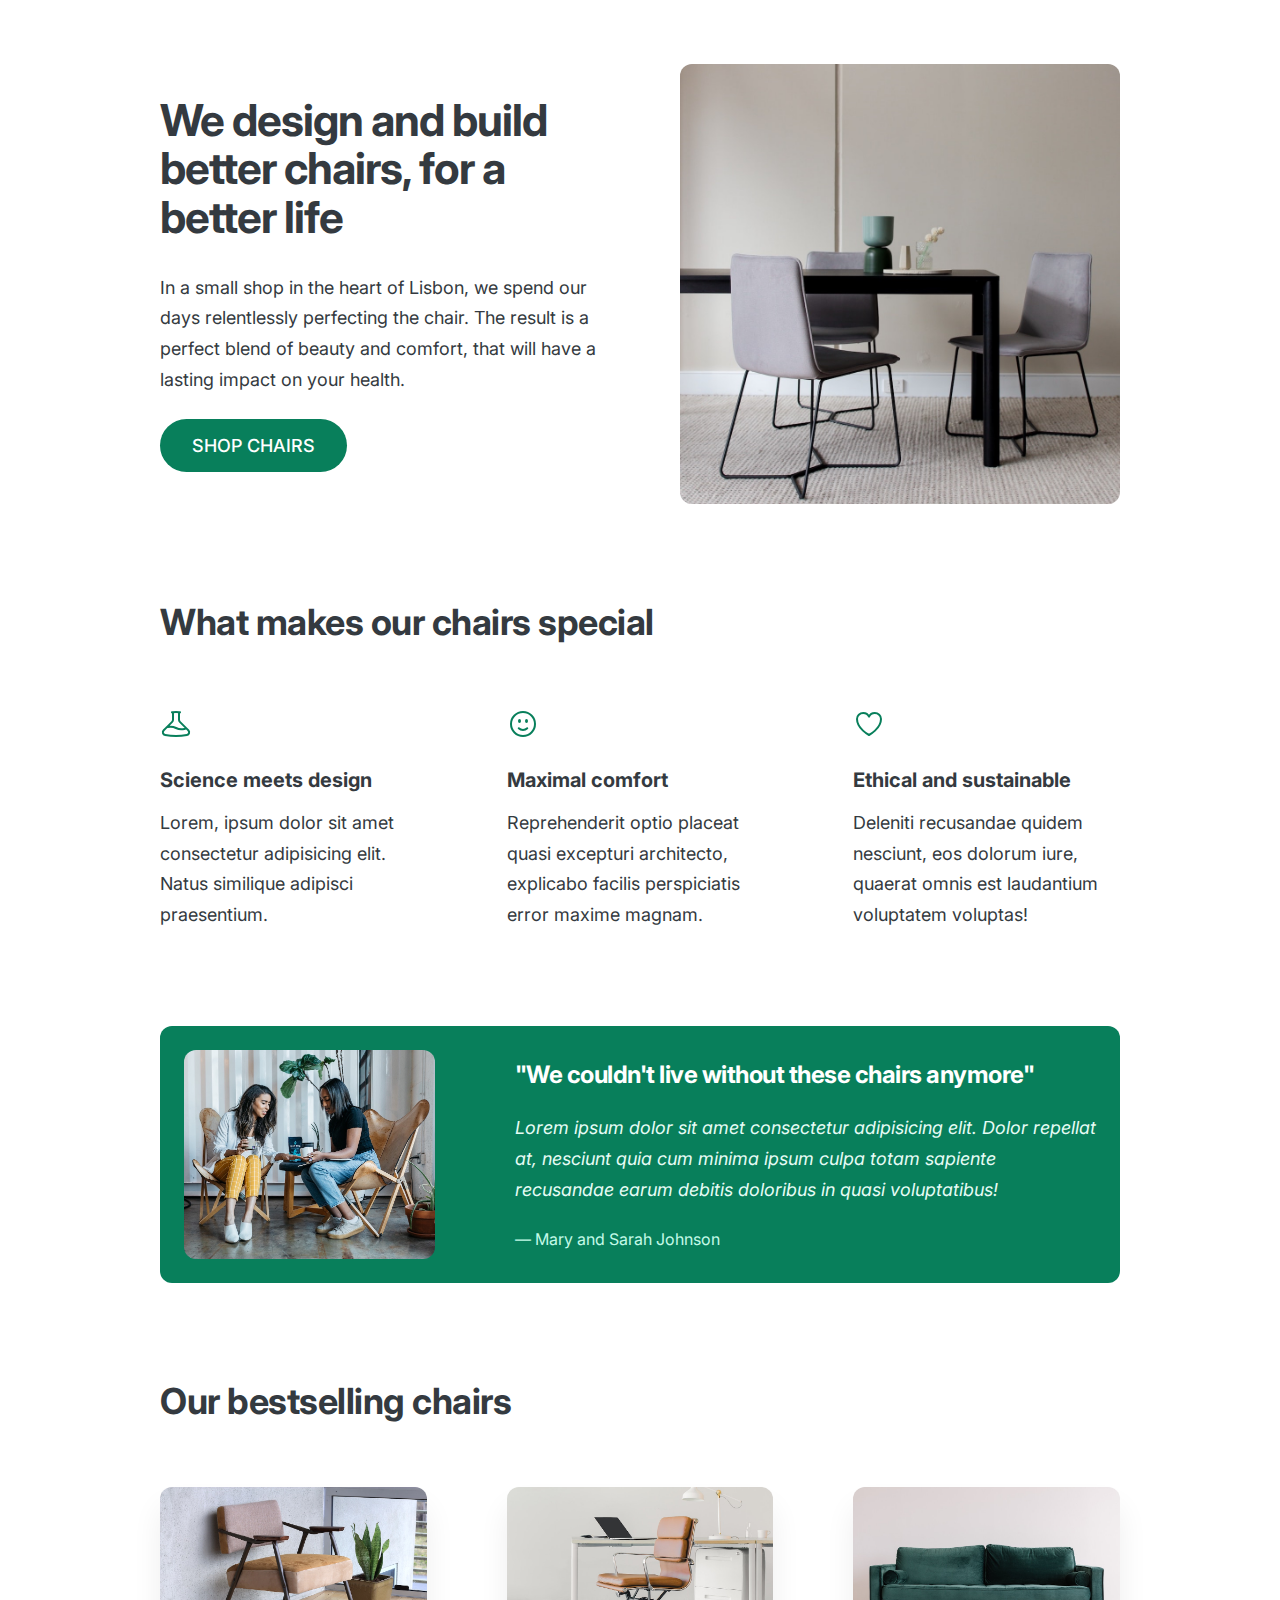
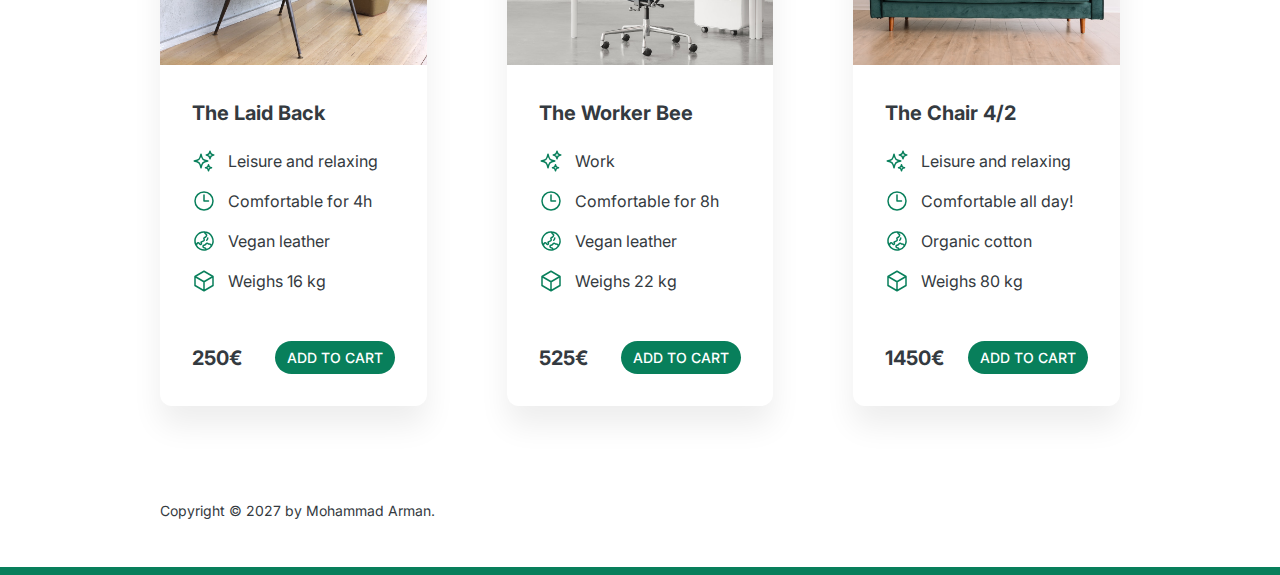
<file: chairs_project/index.html>
<!DOCTYPE html>
<html lang="en">
  <head>
    <meta charset="UTF-8" />
    <meta http-equiv="X-UA-Compatible" content="IE=edge" />
    <meta name="viewport" content="width=device-width, initial-scale=1.0" />
    <link rel="preconnect" href="https://fonts.googleapis.com" />
    <link rel="preconnect" href="https://fonts.gstatic.com" crossorigin />
    <link
      href="https://fonts.googleapis.com/css2?family=Inter:wght@400;500;700&display=swap"
      rel="stylesheet"
    />
    <link rel="stylesheet" href="style.css" />
    <title>Lisbon Chair Shop</title>
  </head>
  <body>
    <div class="container">
      <header>
        <div class="header-text-box">
          <h1>We design and build better chairs, for a better life</h1>
          <p class="header-text">
            In a small shop in the heart of Lisbon, we spend our days
            relentlessly perfecting the chair. The result is a perfect blend of
            beauty and comfort, that will have a lasting impact on your health.
          </p>
          <a class="btn btn--big" href="#">Shop chairs</a>
        </div>
        <img src="hero.jpg" alt="Photo" />
      </header>

      <section>
        <h2>What makes our chairs special</h2>
        <div class="grid-3-cols">
          <div>
            <svg
              xmlns="http://www.w3.org/2000/svg"
              fill="none"
              viewBox="0 0 24 24"
              stroke-width="1.5"
              stroke="currentColor"
              class="features_icon"
            >
              <path
                stroke-linecap="round"
                stroke-linejoin="round"
                d="M9.75 3.104v5.714a2.25 2.25 0 01-.659 1.591L5 14.5M9.75 3.104c-.251.023-.501.05-.75.082m.75-.082a24.301 24.301 0 014.5 0m0 0v5.714c0 .597.237 1.17.659 1.591L19.8 15.3M14.25 3.104c.251.023.501.05.75.082M19.8 15.3l-1.57.393A9.065 9.065 0 0112 15a9.065 9.065 0 00-6.23-.693L5 14.5m14.8.8l1.402 1.402c1.232 1.232.65 3.318-1.067 3.611A48.309 48.309 0 0112 21c-2.773 0-5.491-.235-8.135-.687-1.718-.293-2.3-2.379-1.067-3.61L5 14.5"
              />
            </svg>

            <p class="features-title"><strong>Science meets design</strong></p>
            <p class="features-text">
              Lorem, ipsum dolor sit amet consectetur adipisicing elit. Natus
              similique adipisci praesentium.
            </p>
          </div>

          <div>
            <svg
              xmlns="http://www.w3.org/2000/svg"
              fill="none"
              viewBox="0 0 24 24"
              stroke-width="1.5"
              stroke="currentColor"
              class="features_icon"
            >
              <path
                stroke-linecap="round"
                stroke-linejoin="round"
                d="M15.182 15.182a4.5 4.5 0 01-6.364 0M21 12a9 9 0 11-18 0 9 9 0 0118 0zM9.75 9.75c0 .414-.168.75-.375.75S9 10.164 9 9.75 9.168 9 9.375 9s.375.336.375.75zm-.375 0h.008v.015h-.008V9.75zm5.625 0c0 .414-.168.75-.375.75s-.375-.336-.375-.75.168-.75.375-.75.375.336.375.75zm-.375 0h.008v.015h-.008V9.75z"
              />
            </svg>

            <p class="features-title">
              <strong>Maximal comfort</strong>
            </p>
            <p class="features-text">
              Reprehenderit optio placeat quasi excepturi architecto, explicabo
              facilis perspiciatis error maxime magnam.
            </p>
          </div>

          <div>
            <svg
              xmlns="http://www.w3.org/2000/svg"
              fill="none"
              viewBox="0 0 24 24"
              stroke-width="1.5"
              stroke="currentColor"
              class="features_icon"
            >
              <path
                stroke-linecap="round"
                stroke-linejoin="round"
                d="M21 8.25c0-2.485-2.099-4.5-4.688-4.5-1.935 0-3.597 1.126-4.312 2.733-.715-1.607-2.377-2.733-4.313-2.733C5.1 3.75 3 5.765 3 8.25c0 7.22 9 12 9 12s9-4.78 9-12z"
              />
            </svg>

            <p class="features-title">
              <strong>Ethical and sustainable</strong>
            </p>
            <p class="features-text">
              Deleniti recusandae quidem nesciunt, eos dolorum iure, quaerat
              omnis est laudantium voluptatem voluptas!
            </p>
          </div>
        </div>
      </section>

      <section class="testimonial-section">
        <div class="grid-3-cols">
          <img src="customers.jpg" alt="People sitting on chairs" />
          <div class="testimonial-box">
            <h2>"We couldn't live without these chairs anymore"</h2>
            <blockquote class="testimonial-text">
              Lorem ipsum dolor sit amet consectetur adipisicing elit. Dolor
              repellat at, nesciunt quia cum minima ipsum culpa totam sapiente
              recusandae earum debitis doloribus in quasi voluptatibus!
            </blockquote>
            <p class="testimonial-author">&mdash; Mary and Sarah Johnson</p>
          </div>
        </div>
      </section>

      <section>
        <h2>Our bestselling chairs</h2>
        <div class="grid-3-cols">
          <figure class="chair">
            <img src="chair-1.jpg" alt="Chair" />
            <div class="chair-box">
              <h3>The Laid Back</h3>
              <ul class="chair-details">
                <li>
                  <!-- Span is a generic INLINE text element, it doesn't have any meaning. It's like a div element, but inline -->
                  <svg
                    xmlns="http://www.w3.org/2000/svg"
                    fill="none"
                    viewBox="0 0 24 24"
                    stroke-width="1.5"
                    stroke="currentColor"
                    class="chair_icon"
                  >
                    <path
                      stroke-linecap="round"
                      stroke-linejoin="round"
                      d="M9.813 15.904L9 18.75l-.813-2.846a4.5 4.5 0 00-3.09-3.09L2.25 12l2.846-.813a4.5 4.5 0 003.09-3.09L9 5.25l.813 2.846a4.5 4.5 0 003.09 3.09L15.75 12l-2.846.813a4.5 4.5 0 00-3.09 3.09zM18.259 8.715L18 9.75l-.259-1.035a3.375 3.375 0 00-2.455-2.456L14.25 6l1.036-.259a3.375 3.375 0 002.455-2.456L18 2.25l.259 1.035a3.375 3.375 0 002.456 2.456L21.75 6l-1.035.259a3.375 3.375 0 00-2.456 2.456zM16.894 20.567L16.5 21.75l-.394-1.183a2.25 2.25 0 00-1.423-1.423L13.5 18.75l1.183-.394a2.25 2.25 0 001.423-1.423l.394-1.183.394 1.183a2.25 2.25 0 001.423 1.423l1.183.394-1.183.394a2.25 2.25 0 00-1.423 1.423z"
                    />
                  </svg>

                  <span>Leisure and relaxing</span>
                </li>
                <li>
                  <svg
                    xmlns="http://www.w3.org/2000/svg"
                    fill="none"
                    viewBox="0 0 24 24"
                    stroke-width="1.5"
                    stroke="currentColor"
                    class="chair_icon"
                  >
                    <path
                      stroke-linecap="round"
                      stroke-linejoin="round"
                      d="M12 6v6h4.5m4.5 0a9 9 0 11-18 0 9 9 0 0118 0z"
                    />
                  </svg>

                  <span>Comfortable for 4h</span>
                </li>
                <li>
                  <svg
                    xmlns="http://www.w3.org/2000/svg"
                    fill="none"
                    viewBox="0 0 24 24"
                    stroke-width="1.5"
                    stroke="currentColor"
                    class="chair_icon"
                  >
                    <path
                      stroke-linecap="round"
                      stroke-linejoin="round"
                      d="M12.75 3.03v.568c0 .334.148.65.405.864l1.068.89c.442.369.535 1.01.216 1.49l-.51.766a2.25 2.25 0 01-1.161.886l-.143.048a1.107 1.107 0 00-.57 1.664c.369.555.169 1.307-.427 1.605L9 13.125l.423 1.059a.956.956 0 01-1.652.928l-.679-.906a1.125 1.125 0 00-1.906.172L4.5 15.75l-.612.153M12.75 3.031a9 9 0 00-8.862 12.872M12.75 3.031a9 9 0 016.69 14.036m0 0l-.177-.529A2.25 2.25 0 0017.128 15H16.5l-.324-.324a1.453 1.453 0 00-2.328.377l-.036.073a1.586 1.586 0 01-.982.816l-.99.282c-.55.157-.894.702-.8 1.267l.073.438c.08.474.49.821.97.821.846 0 1.598.542 1.865 1.345l.215.643m5.276-3.67a9.012 9.012 0 01-5.276 3.67m0 0a9 9 0 01-10.275-4.835M15.75 9c0 .896-.393 1.7-1.016 2.25"
                    />
                  </svg>

                  <span>Vegan leather</span>
                </li>
                <li>
                  <svg
                    xmlns="http://www.w3.org/2000/svg"
                    fill="none"
                    viewBox="0 0 24 24"
                    stroke-width="1.5"
                    stroke="currentColor"
                    class="chair_icon"
                  >
                    <path
                      stroke-linecap="round"
                      stroke-linejoin="round"
                      d="M21 7.5l-9-5.25L3 7.5m18 0l-9 5.25m9-5.25v9l-9 5.25M3 7.5l9 5.25M3 7.5v9l9 5.25m0-9v9"
                    />
                  </svg>

                  <span>Weighs 16 kg</span>
                </li>
              </ul>
              <div class="chair-price">
                <strong>250€</strong>
                <a href="#" class="btn btn--small">Add to cart</a>
              </div>
            </div>
          </figure>

          <figure class="chair">
            <img src="chair-2.jpg" alt="Chair" />
            <div class="chair-box">
              <h3>The Worker Bee</h3>
              <ul class="chair-details">
                <li>
                  <svg
                    xmlns="http://www.w3.org/2000/svg"
                    fill="none"
                    viewBox="0 0 24 24"
                    stroke-width="1.5"
                    stroke="currentColor"
                    class="chair_icon"
                  >
                    <path
                      stroke-linecap="round"
                      stroke-linejoin="round"
                      d="M9.813 15.904L9 18.75l-.813-2.846a4.5 4.5 0 00-3.09-3.09L2.25 12l2.846-.813a4.5 4.5 0 003.09-3.09L9 5.25l.813 2.846a4.5 4.5 0 003.09 3.09L15.75 12l-2.846.813a4.5 4.5 0 00-3.09 3.09zM18.259 8.715L18 9.75l-.259-1.035a3.375 3.375 0 00-2.455-2.456L14.25 6l1.036-.259a3.375 3.375 0 002.455-2.456L18 2.25l.259 1.035a3.375 3.375 0 002.456 2.456L21.75 6l-1.035.259a3.375 3.375 0 00-2.456 2.456zM16.894 20.567L16.5 21.75l-.394-1.183a2.25 2.25 0 00-1.423-1.423L13.5 18.75l1.183-.394a2.25 2.25 0 001.423-1.423l.394-1.183.394 1.183a2.25 2.25 0 001.423 1.423l1.183.394-1.183.394a2.25 2.25 0 00-1.423 1.423z"
                    />
                  </svg>
                  <span>Work</span>
                </li>
                <li>
                  <svg
                    xmlns="http://www.w3.org/2000/svg"
                    fill="none"
                    viewBox="0 0 24 24"
                    stroke-width="1.5"
                    stroke="currentColor"
                    class="chair_icon"
                  >
                    <path
                      stroke-linecap="round"
                      stroke-linejoin="round"
                      d="M12 6v6h4.5m4.5 0a9 9 0 11-18 0 9 9 0 0118 0z"
                    />
                  </svg>
                  <span>Comfortable for 8h</span>
                </li>
                <li>
                  <svg
                    xmlns="http://www.w3.org/2000/svg"
                    fill="none"
                    viewBox="0 0 24 24"
                    stroke-width="1.5"
                    stroke="currentColor"
                    class="chair_icon"
                  >
                    <path
                      stroke-linecap="round"
                      stroke-linejoin="round"
                      d="M12.75 3.03v.568c0 .334.148.65.405.864l1.068.89c.442.369.535 1.01.216 1.49l-.51.766a2.25 2.25 0 01-1.161.886l-.143.048a1.107 1.107 0 00-.57 1.664c.369.555.169 1.307-.427 1.605L9 13.125l.423 1.059a.956.956 0 01-1.652.928l-.679-.906a1.125 1.125 0 00-1.906.172L4.5 15.75l-.612.153M12.75 3.031a9 9 0 00-8.862 12.872M12.75 3.031a9 9 0 016.69 14.036m0 0l-.177-.529A2.25 2.25 0 0017.128 15H16.5l-.324-.324a1.453 1.453 0 00-2.328.377l-.036.073a1.586 1.586 0 01-.982.816l-.99.282c-.55.157-.894.702-.8 1.267l.073.438c.08.474.49.821.97.821.846 0 1.598.542 1.865 1.345l.215.643m5.276-3.67a9.012 9.012 0 01-5.276 3.67m0 0a9 9 0 01-10.275-4.835M15.75 9c0 .896-.393 1.7-1.016 2.25"
                    />
                  </svg>
                  <span>Vegan leather</span>
                </li>
                <li>
                  <svg
                    xmlns="http://www.w3.org/2000/svg"
                    fill="none"
                    viewBox="0 0 24 24"
                    stroke-width="1.5"
                    stroke="currentColor"
                    class="chair_icon"
                  >
                    <path
                      stroke-linecap="round"
                      stroke-linejoin="round"
                      d="M21 7.5l-9-5.25L3 7.5m18 0l-9 5.25m9-5.25v9l-9 5.25M3 7.5l9 5.25M3 7.5v9l9 5.25m0-9v9"
                    />
                  </svg>
                  <span>Weighs 22 kg</span>
                </li>
              </ul>
              <div class="chair-price">
                <strong>525€</strong>
                <a href="#" class="btn btn--small">Add to cart</a>
              </div>
            </div>
          </figure>

          <figure class="chair">
            <img src="chair-3.jpg" alt="Chair" />
            <div class="chair-box">
              <h3>The Chair 4/2</h3>
              <ul class="chair-details">
                <li>
                  <svg
                    xmlns="http://www.w3.org/2000/svg"
                    fill="none"
                    viewBox="0 0 24 24"
                    stroke-width="1.5"
                    stroke="currentColor"
                    class="chair_icon"
                  >
                    <path
                      stroke-linecap="round"
                      stroke-linejoin="round"
                      d="M9.813 15.904L9 18.75l-.813-2.846a4.5 4.5 0 00-3.09-3.09L2.25 12l2.846-.813a4.5 4.5 0 003.09-3.09L9 5.25l.813 2.846a4.5 4.5 0 003.09 3.09L15.75 12l-2.846.813a4.5 4.5 0 00-3.09 3.09zM18.259 8.715L18 9.75l-.259-1.035a3.375 3.375 0 00-2.455-2.456L14.25 6l1.036-.259a3.375 3.375 0 002.455-2.456L18 2.25l.259 1.035a3.375 3.375 0 002.456 2.456L21.75 6l-1.035.259a3.375 3.375 0 00-2.456 2.456zM16.894 20.567L16.5 21.75l-.394-1.183a2.25 2.25 0 00-1.423-1.423L13.5 18.75l1.183-.394a2.25 2.25 0 001.423-1.423l.394-1.183.394 1.183a2.25 2.25 0 001.423 1.423l1.183.394-1.183.394a2.25 2.25 0 00-1.423 1.423z"
                    />
                  </svg>
                  <span>Leisure and relaxing</span>
                </li>
                <li>
                  <svg
                    xmlns="http://www.w3.org/2000/svg"
                    fill="none"
                    viewBox="0 0 24 24"
                    stroke-width="1.5"
                    stroke="currentColor"
                    class="chair_icon"
                  >
                    <path
                      stroke-linecap="round"
                      stroke-linejoin="round"
                      d="M12 6v6h4.5m4.5 0a9 9 0 11-18 0 9 9 0 0118 0z"
                    />
                  </svg>
                  <span>Comfortable all day!</span>
                </li>
                <li>
                  <svg
                    xmlns="http://www.w3.org/2000/svg"
                    fill="none"
                    viewBox="0 0 24 24"
                    stroke-width="1.5"
                    stroke="currentColor"
                    class="chair_icon"
                  >
                    <path
                      stroke-linecap="round"
                      stroke-linejoin="round"
                      d="M12.75 3.03v.568c0 .334.148.65.405.864l1.068.89c.442.369.535 1.01.216 1.49l-.51.766a2.25 2.25 0 01-1.161.886l-.143.048a1.107 1.107 0 00-.57 1.664c.369.555.169 1.307-.427 1.605L9 13.125l.423 1.059a.956.956 0 01-1.652.928l-.679-.906a1.125 1.125 0 00-1.906.172L4.5 15.75l-.612.153M12.75 3.031a9 9 0 00-8.862 12.872M12.75 3.031a9 9 0 016.69 14.036m0 0l-.177-.529A2.25 2.25 0 0017.128 15H16.5l-.324-.324a1.453 1.453 0 00-2.328.377l-.036.073a1.586 1.586 0 01-.982.816l-.99.282c-.55.157-.894.702-.8 1.267l.073.438c.08.474.49.821.97.821.846 0 1.598.542 1.865 1.345l.215.643m5.276-3.67a9.012 9.012 0 01-5.276 3.67m0 0a9 9 0 01-10.275-4.835M15.75 9c0 .896-.393 1.7-1.016 2.25"
                    />
                  </svg>
                  <span>Organic cotton</span>
                </li>
                <li>
                  <svg
                    xmlns="http://www.w3.org/2000/svg"
                    fill="none"
                    viewBox="0 0 24 24"
                    stroke-width="1.5"
                    stroke="currentColor"
                    class="chair_icon"
                  >
                    <path
                      stroke-linecap="round"
                      stroke-linejoin="round"
                      d="M21 7.5l-9-5.25L3 7.5m18 0l-9 5.25m9-5.25v9l-9 5.25M3 7.5l9 5.25M3 7.5v9l9 5.25m0-9v9"
                    />
                  </svg>
                  <span>Weighs 80 kg</span>
                </li>
              </ul>
              <div class="chair-price">
                <strong>1450€</strong>
                <a href="#" class="btn btn--small">Add to cart</a>
              </div>
            </div>
          </figure>
        </div>
      </section>

      <footer>Copyright &copy; 2027 by Mohammad Arman.</footer>
    </div>
  </body>
</html>
</file>
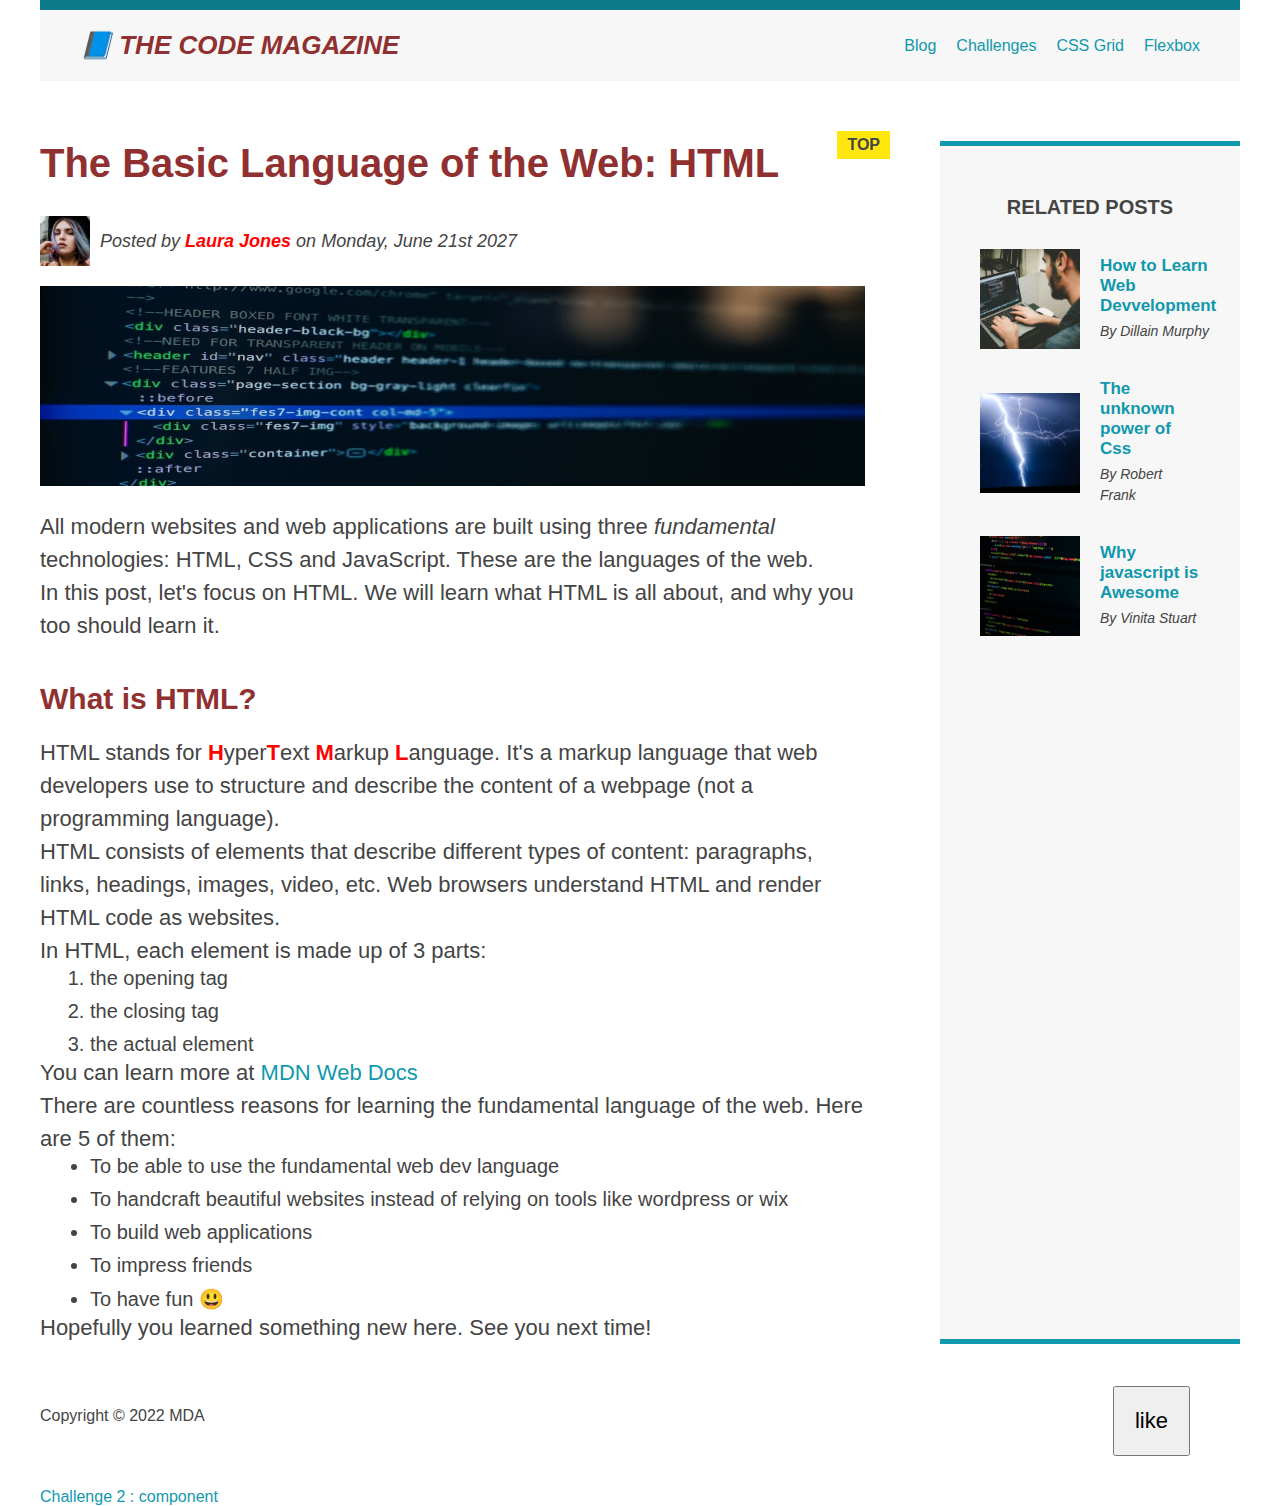
<file: initial/index.html>
<!-- tells the browser the document type -->
<!DOCTYPE html>
<!-- paret element of head and body -->
<!-- always include the lang attribute to the html element, to describe the language being used -->
<html lang="en">
  <!-- head elements is for the things which are not visible in the browser window -->
  <head>
    <meta charset="UTF-8" />
    <link rel="stylesheet" href="index.css" />
    <title>The Basic language of the web : HTML</title>
  </head>

  <!-- all the elements which are visible on the web page would be inside the body element -->
  <body>
    <div class="container">
      <!--=================== section 1 ================-->
      <header class="main_header">
        <h1>📘 The Code Magazine</h1>

        <!--==================== section 2 ==================-->
        <nav>
          <a href="./pages/blog.html" target="_blank">Blog </a>
          <a href="./pages/challenges.html" target="_blank">Challenges </a>
          <a href="css-grid.html">CSS Grid </a>
          <a href="flexbox.html" target="_blank">Flexbox </a>
        </nav>

        <!-- <div class="clear"></div> -->
      </header>

      <!-- Only required for flexbox layout -->
      <!-- <div class="article_aside"> -->
      <article>
        <header class="post_header">
          <h2>The Basic Language of the Web: HTML</h2>

          <div class="author_box">
            <img
              src="img/laura-jones.jpg"
              alt="author image"
              width="50"
              height="50"
              class="author_image"
            />
            <p id="author" class="author">
              Posted by <strong>Laura Jones </strong> on Monday, June 21st 2027
            </p>
          </div>
          <img
            src="img/post-img.jpg"
            class="post_img"
            alt="post image"
            width="500"
            height="200"
          />
          <button>like</button>
        </header>

        <p>
          All modern websites and web applications are built using three
          <em>fundamental</em>
          technologies: HTML, CSS and JavaScript. These are the languages of the
          web.
        </p>
        <p>
          In this post, let's focus on HTML. We will learn what HTML is all
          about, and why you too should learn it.
        </p>
        <!--==================== section 3 ==================-->
        <h3>What is HTML?</h3>
        <p>
          HTML stands for <strong>H</strong>yper<strong>T</strong>ext
          <strong>M</strong>arkup <strong>L</strong>anguage. It's a markup
          language that web developers use to structure and describe the content
          of a webpage (not a programming language).
        </p>
        <p>
          HTML consists of elements that describe different types of content:
          paragraphs, links, headings, images, video, etc. Web browsers
          understand HTML and render HTML code as websites.
        </p>
        <p>In HTML, each element is made up of 3 parts:</p>
        <ol>
          <li>the opening tag</li>
          <li>the closing tag</li>
          <li>the actual element</li>
        </ol>
        <p>
          You can learn more at
          <a href="https://developer.mozilla.org/en-US/" target="_blank"
            >MDN Web Docs</a
          >
        </p>

        <p>
          There are countless reasons for learning the fundamental language of
          the web. Here are 5 of them:
        </p>
        <ul>
          <li>To be able to use the fundamental web dev language</li>
          <li>
            To handcraft beautiful websites instead of relying on tools like
            wordpress or wix
          </li>
          <li>To build web applications</li>
          <li>To impress friends</li>
          <li>To have fun 😃</li>
        </ul>

        <p>Hopefully you learned something new here. See you next time!</p>
      </article>
      <aside>
        <h4><strong>Related posts</strong></h4>
        <ul class="related">
          <li class="related_post">
            <img
              src="img/related-1.jpg"
              alt="How to learn Web development"
              width="100"
              height="100"
            />
            <div>
              <a href="#" class="related_link">
                How to Learn Web Devvelopment</a
              >
              <p class="related-author">By Dillain Murphy</p>
            </div>
          </li>
          <li class="related_post">
            <img
              src="img/related-2.jpg"
              alt="THe Unknown power of Css"
              width="100"
              height="100"
            />
            <div>
              <a href="#" class="related_link"> The unknown power of Css</a>
              <p class="related-author">By Robert Frank</p>
            </div>
          </li>
          <li class="related_post">
            <img
              src="img/related-3.jpg"
              alt="Why javascript is awesome"
              width="100"
              height="100"
            />
            <div>
              <a href="#" class="related_link"> Why javascript is Awesome</a>
              <p class="related-author">By Vinita Stuart</p>
            </div>
          </li>
        </ul>
      </aside>
      <!-- </div> -->

      <!-- always keep footer section at the end -->
      <footer><p id="copyright">Copyright &copy; 2022 MDA</p></footer>
      <a href="pages/challenge2.html">Challenge 2 : component</a>
    </div>
  </body>
</html>
</file>
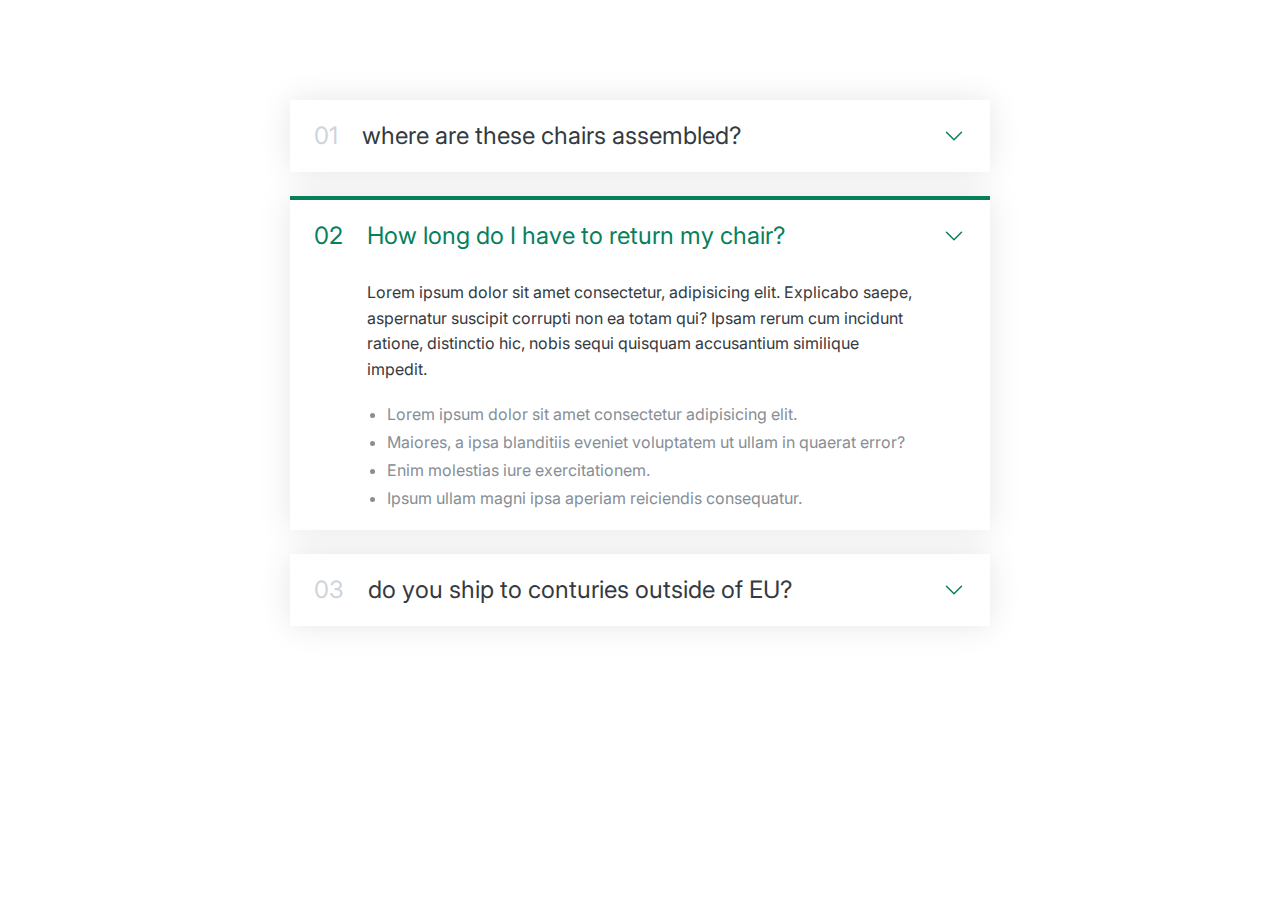
<file: components_prac/01_accordion.html>
<!DOCTYPE html>
<html lang="en">
  <head>
    <meta charset="UTF-8" />
    <meta http-equiv="X-UA-Compatible" content="IE=edge" />
    <meta name="viewport" content="width=device-width, initial-scale=1.0" />
    <title>Accordian Component</title>
    <link rel="preconnect" href="https://fonts.googleapis.com" />
    <link rel="preconnect" href="https://fonts.gstatic.com" crossorigin />
    <link
      href="https://fonts.googleapis.com/css2?family=Inter:wght@400;500;700&display=swap"
      rel="stylesheet"
    />
    <link rel="stylesheet" href="01_accordion.css" />
  </head>
  <body>
    <div class="accordian">
      <div class="item">
        <p class="number">01</p>
        <p class="text">where are these chairs assembled?</p>
        <svg
          xmlns="http://www.w3.org/2000/svg"
          fill="none"
          viewBox="0 0 24 24"
          stroke-width="1.5"
          stroke="currentColor"
          class="icon"
        >
          <path
            stroke-linecap="round"
            stroke-linejoin="round"
            d="M19.5 8.25l-7.5 7.5-7.5-7.5"
          />
        </svg>
        <div class="hidden_box">
          <p>
            Lorem ipsum dolor sit amet consectetur, adipisicing elit. Explicabo
            saepe, aspernatur suscipit corrupti non ea totam qui? Ipsam rerum
            cum incidunt ratione, distinctio hic, nobis sequi quisquam
            accusantium similique impedit.
          </p>
          <ul>
            <li>Lorem ipsum dolor sit amet consectetur adipisicing elit.</li>
            <li>
              Maiores, a ipsa blanditiis eveniet voluptatem ut ullam in quaerat
              error?
            </li>
            <li>Enim molestias iure exercitationem.</li>
            <li>Ipsum ullam magni ipsa aperiam reiciendis consequatur.</li>
          </ul>
        </div>
      </div>

      <div class="item open">
        <p class="number">02</p>
        <p class="text">How long do I have to return my chair?</p>
        <svg
          xmlns="http://www.w3.org/2000/svg"
          fill="none"
          viewBox="0 0 24 24"
          stroke-width="1.5"
          stroke="currentColor"
          class="icon"
        >
          <path
            stroke-linecap="round"
            stroke-linejoin="round"
            d="M19.5 8.25l-7.5 7.5-7.5-7.5"
          />
        </svg>
        <div class="hidden_box">
          <p>
            Lorem ipsum dolor sit amet consectetur, adipisicing elit. Explicabo
            saepe, aspernatur suscipit corrupti non ea totam qui? Ipsam rerum
            cum incidunt ratione, distinctio hic, nobis sequi quisquam
            accusantium similique impedit.
          </p>
          <ul>
            <li>Lorem ipsum dolor sit amet consectetur adipisicing elit.</li>
            <li>
              Maiores, a ipsa blanditiis eveniet voluptatem ut ullam in quaerat
              error?
            </li>
            <li>Enim molestias iure exercitationem.</li>
            <li>Ipsum ullam magni ipsa aperiam reiciendis consequatur.</li>
          </ul>
        </div>
      </div>

      <div class="item">
        <p class="number">03</p>
        <p class="text">do you ship to conturies outside of EU?</p>
        <svg
          xmlns="http://www.w3.org/2000/svg"
          fill="none"
          viewBox="0 0 24 24"
          stroke-width="1.5"
          stroke="currentColor"
          class="icon"
        >
          <path
            stroke-linecap="round"
            stroke-linejoin="round"
            d="M19.5 8.25l-7.5 7.5-7.5-7.5"
          />
        </svg>
        <div class="hidden_box">
          <p>
            Lorem ipsum dolor sit amet consectetur, adipisicing elit. Explicabo
            saepe, aspernatur suscipit corrupti non ea totam qui? Ipsam rerum
            cum incidunt ratione, distinctio hic, nobis sequi quisquam
            accusantium similique impedit.
          </p>
          <ul>
            <li>Lorem ipsum dolor sit amet consectetur adipisicing elit.</li>
            <li>
              Maiores, a ipsa blanditiis eveniet voluptatem ut ullam in quaerat
              error?
            </li>
            <li>Enim molestias iure exercitationem.</li>
            <li>Ipsum ullam magni ipsa aperiam reiciendis consequatur.</li>
          </ul>
        </div>
      </div>
    </div>
  </body>
</html>
</file>
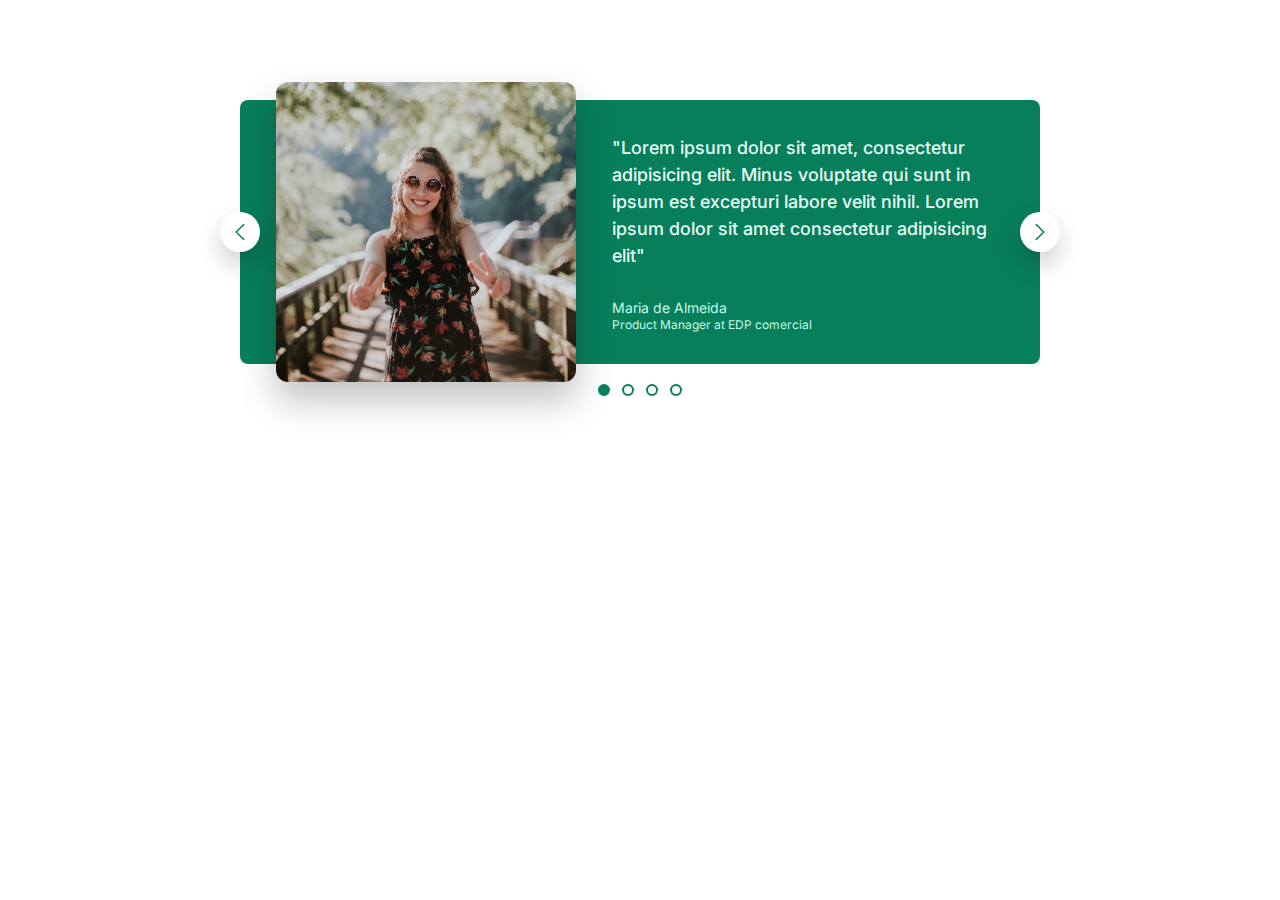
<file: components_prac/02_carosel.html>
<!DOCTYPE html>
<html lang="en">
  <head>
    <meta charset="UTF-8" />
    <meta http-equiv="X-UA-Compatible" content="IE=edge" />
    <meta name="viewport" content="width=device-width, initial-scale=1.0" />
    <title>Carosel</title>
    <link rel="preconnect" href="https://fonts.googleapis.com" />
    <link rel="preconnect" href="https://fonts.gstatic.com" crossorigin />
    <link
      href="https://fonts.googleapis.com/css2?family=Inter:wght@400;500;700&display=swap"
      rel="stylesheet"
    />
    <link rel="stylesheet" href="02_carosel.css" />
  </head>
  <body>
    <div class="carousel">
      <img src="maria.jpg" alt="Maria de Almeida" />
      <blockquote class="testimonial">
        <p class="testimonial_text">
          "Lorem ipsum dolor sit amet, consectetur adipisicing elit. Minus
          voluptate qui sunt in ipsum est excepturi labore velit nihil. Lorem
          ipsum dolor sit amet consectetur adipisicing elit"
        </p>
        <p class="testimonial_author">Maria de Almeida</p>
        <p class="testimonial_job">Product Manager at EDP comercial</p>
      </blockquote>

      <button class="btn btn__left">
        <svg
          xmlns="http://www.w3.org/2000/svg"
          fill="none"
          viewBox="0 0 24 24"
          stroke-width="1.5"
          stroke="currentColor"
          class="btn_icon"
        >
          <path
            stroke-linecap="round"
            stroke-linejoin="round"
            d="M15.75 19.5L8.25 12l7.5-7.5"
          />
        </svg>
      </button>

      <button class="btn btn__right">
        <svg
          xmlns="http://www.w3.org/2000/svg"
          fill="none"
          viewBox="0 0 24 24"
          stroke-width="1.5"
          stroke="currentColor"
          class="btn_icon"
        >
          <path
            stroke-linecap="round"
            stroke-linejoin="round"
            d="M8.25 4.5l7.5 7.5-7.5 7.5"
          />
        </svg>
      </button>
      <div class="dots">
        <button class="dot dot_filled">&nbsp;</button>
        <button class="dot">&nbsp;</button>
        <button class="dot">&nbsp;</button>
        <button class="dot">&nbsp;</button>
      </div>
    </div>
  </body>
</html>
</file>
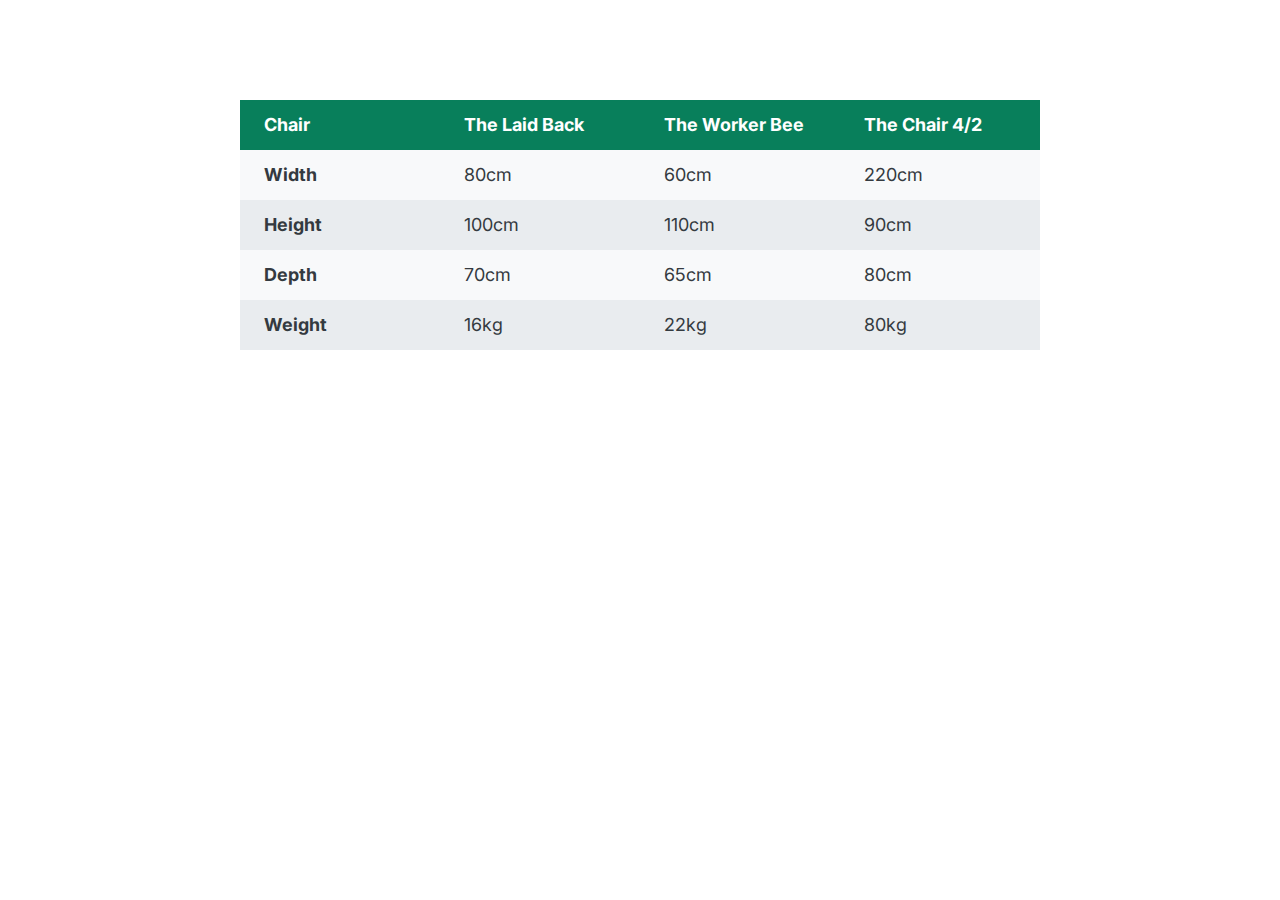
<file: components_prac/03_tables.html>
<!DOCTYPE html>
<html lang="en">
  <head>
    <meta charset="UTF-8" />
    <meta http-equiv="X-UA-Compatible" content="IE=edge" />
    <meta name="viewport" content="width=device-width, initial-scale=1.0" />
    <title>Table</title>
    <link rel="preconnect" href="https://fonts.googleapis.com" />
    <link rel="preconnect" href="https://fonts.gstatic.com" crossorigin />
    <link
      href="https://fonts.googleapis.com/css2?family=Inter:wght@400;500;700&display=swap"
      rel="stylesheet"
    />
    <link rel="stylesheet" href="03_tables.css" />
  </head>
  <body>
    <table>
      <thead>
        <tr>
          <th>Chair</th>
          <th>The Laid Back</th>
          <th>The Worker Bee</th>
          <th>The Chair 4/2</th>
        </tr>
      </thead>

      <tbody>
        <tr>
          <th>Width</th>
          <td>80cm</td>
          <td>60cm</td>
          <td>220cm</td>
        </tr>
        <tr>
          <th>Height</th>
          <td>100cm</td>
          <td>110cm</td>
          <td>90cm</td>
        </tr>
        <tr>
          <th>Depth</th>
          <td>70cm</td>
          <td>65cm</td>
          <td>80cm</td>
        </tr>
        <tr>
          <th>Weight</th>
          <td>16kg</td>
          <td>22kg</td>
          <td>80kg</td>
        </tr>
      </tbody>
    </table>
  </body>
</html>
</file>
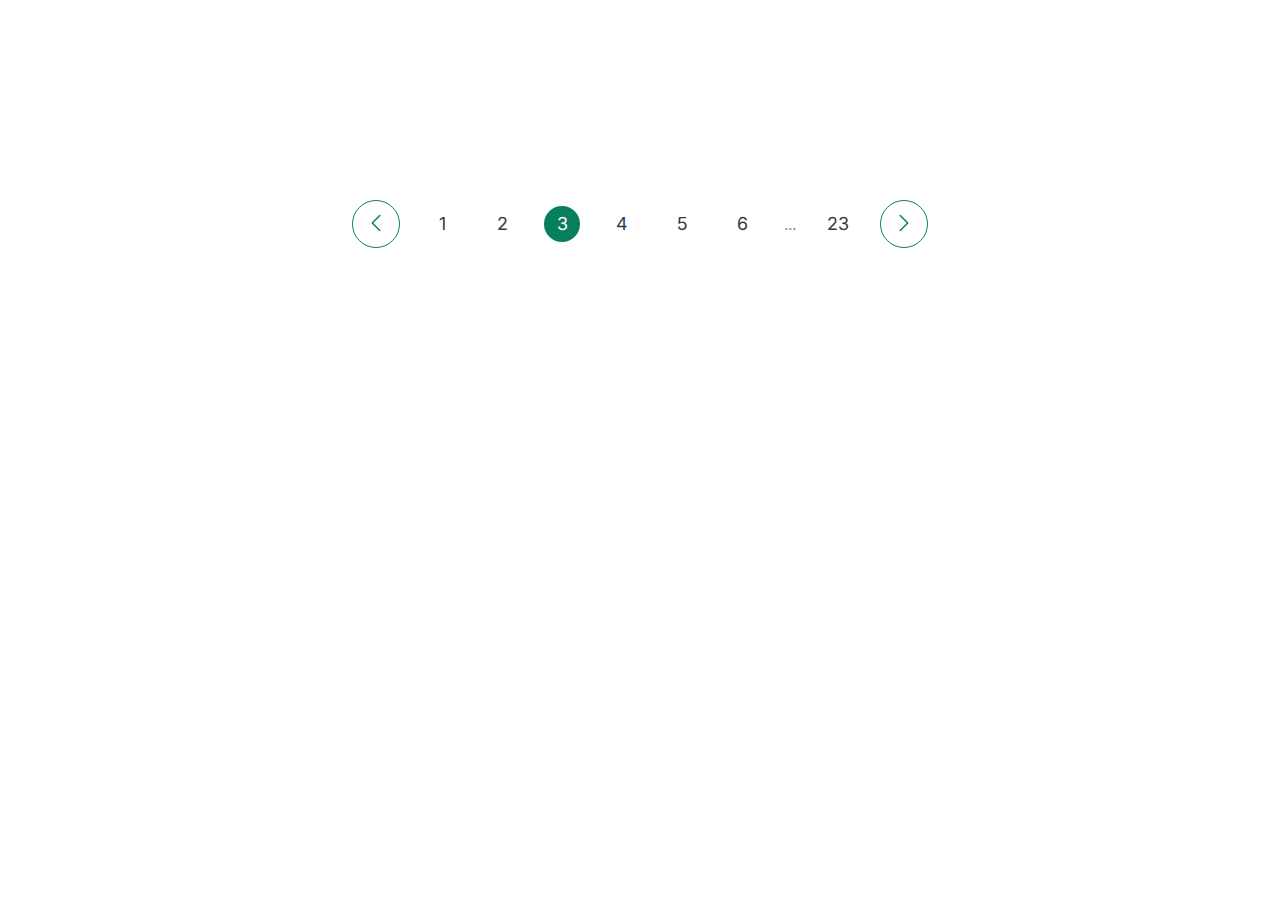
<file: components_prac/04_pagination.html>
<!DOCTYPE html>
<html lang="en">
  <head>
    <meta charset="UTF-8" />
    <meta http-equiv="X-UA-Compatible" content="IE=edge" />
    <meta name="viewport" content="width=device-width, initial-scale=1.0" />
    <title>Pagination</title>
    <link rel="preconnect" href="https://fonts.googleapis.com" />
    <link rel="preconnect" href="https://fonts.gstatic.com" crossorigin />
    <link
      href="https://fonts.googleapis.com/css2?family=Inter:wght@400;500;700&display=swap"
      rel="stylesheet"
    />
    <link rel="stylesheet" href="04_pagination.css" />
  </head>
  <body>
    <div class="pagination">
      <button class="btn">
        <svg
          xmlns="http://www.w3.org/2000/svg"
          fill="none"
          viewBox="0 0 24 24"
          stroke-width="1.5"
          stroke="currentColor"
          class="btn_icon"
        >
          <path
            stroke-linecap="round"
            stroke-linejoin="round"
            d="M15.75 19.5L8.25 12l7.5-7.5"
          />
        </svg>
      </button>
      <a href="#" class="page__link">1</a>
      <a href="#" class="page__link">2</a>
      <a href="#" class="active__link page__link">3</a>
      <a href="#" class="page__link">4</a>
      <a href="#" class="page__link">5</a>
      <a href="#" class="page__link">6</a>
      <span class="dots">...</span>
      <a href="#" class="page__link">23</a>
      <button class="btn">
        <svg
          xmlns="http://www.w3.org/2000/svg"
          fill="none"
          viewBox="0 0 24 24"
          stroke-width="1.5"
          stroke="currentColor"
          class="btn_icon"
        >
          <path
            stroke-linecap="round"
            stroke-linejoin="round"
            d="M8.25 4.5l7.5 7.5-7.5 7.5"
          />
        </svg>
      </button>
    </div>
  </body>
</html>
</file>
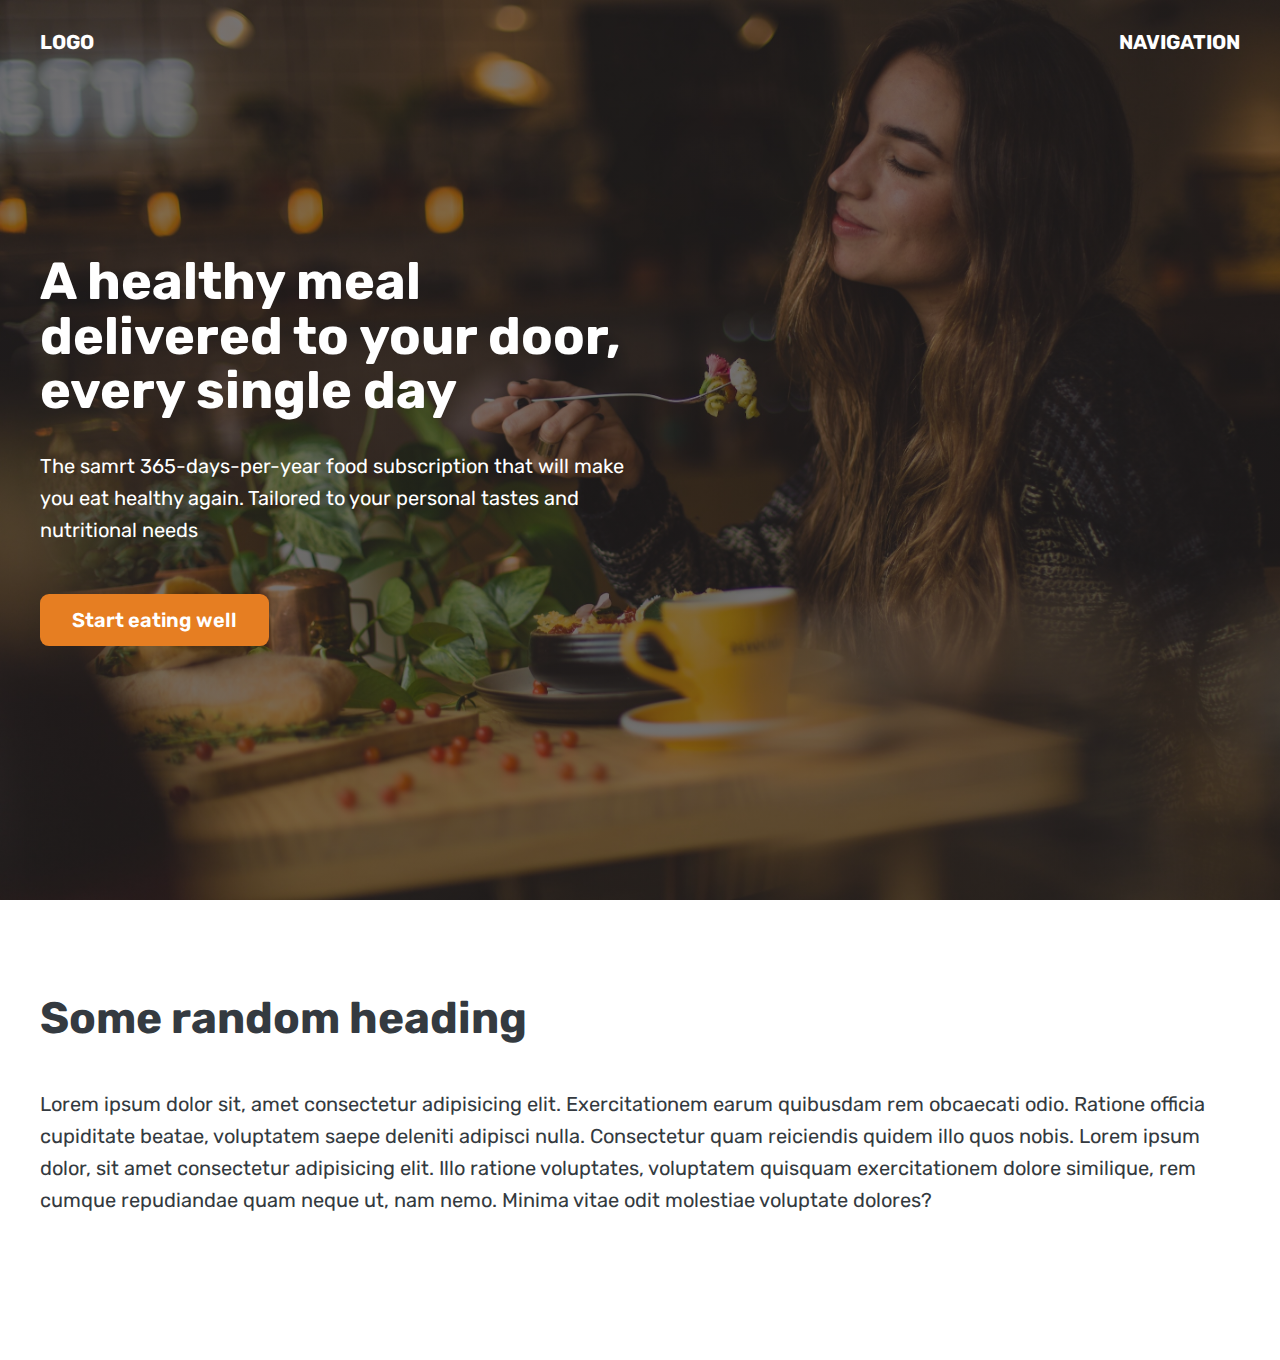
<file: components_prac/05__heroSection.html>
<!DOCTYPE html>
<html lang="en">
  <head>
    <meta charset="UTF-8" />
    <meta http-equiv="X-UA-Compatible" content="IE=edge" />
    <meta name="viewport" content="width=device-width, initial-scale=1.0" />
    <title>HeroSection</title>
    <link rel="preconnect" href="https://fonts.googleapis.com" />
    <link rel="preconnect" href="https://fonts.gstatic.com" crossorigin />
    <link
      href="https://fonts.googleapis.com/css2?family=Rubik:ital,wght@0,600;0,700;1,400&display=swap"
      rel="stylesheet"
    />
    <link rel="stylesheet" href="05__heroSection.css" />
  </head>
  <body>
    <header>
      <nav class="container">
        <div>LOGO</div>
        <div>NAVIGATION</div>
      </nav>

      <div class="header_container">
        <div class="header_container_inner">
          <h1>A healthy meal delivered to your door, every single day</h1>
          <p>
            The samrt 365-days-per-year food subscription that will make you eat
            healthy again. Tailored to your personal tastes and nutritional
            needs
          </p>

          <a href="#" class="btn">Start eating well </a>
        </div>
      </div>
    </header>

    <section>
      <div class="container">
        <h2>Some random heading</h2>
        <p>
          Lorem ipsum dolor sit, amet consectetur adipisicing elit.
          Exercitationem earum quibusdam rem obcaecati odio. Ratione officia
          cupiditate beatae, voluptatem saepe deleniti adipisci nulla.
          Consectetur quam reiciendis quidem illo quos nobis. Lorem ipsum dolor,
          sit amet consectetur adipisicing elit. Illo ratione voluptates,
          voluptatem quisquam exercitationem dolore similique, rem cumque
          repudiandae quam neque ut, nam nemo. Minima vitae odit molestiae
          voluptate dolores?
        </p>
      </div>
    </section>
  </body>
</html>
</file>
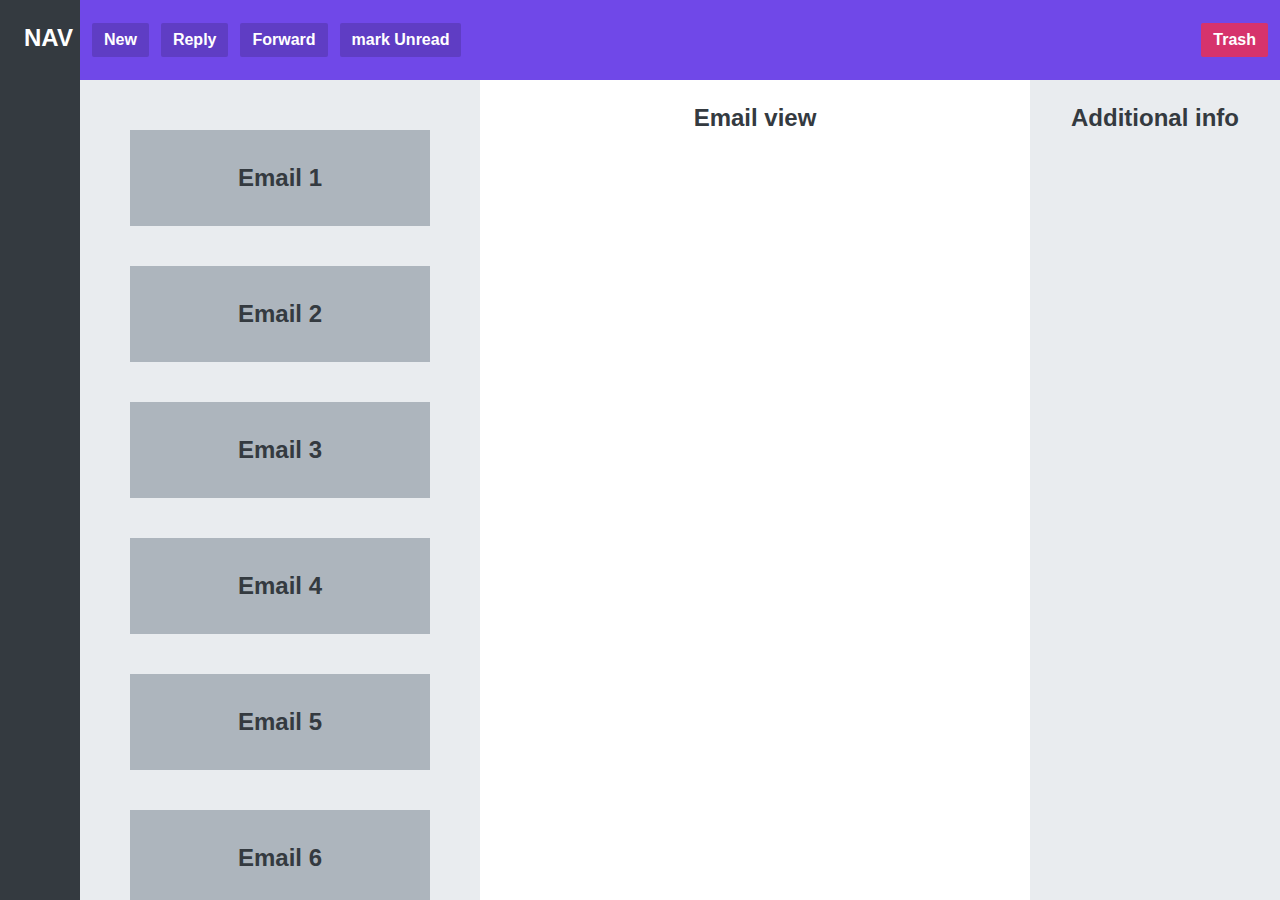
<file: components_prac/06__app_layout.html>
<!DOCTYPE html>
<html lang="en">
  <head>
    <meta charset="UTF-8" />
    <meta http-equiv="X-UA-Compatible" content="IE=edge" />
    <meta name="viewport" content="width=device-width, initial-scale=1.0" />
    <title>App Layout</title>
    <link rel="stylesheet" href="06__app_layout.css" />
  </head>
  <body>
    <nav>NAV</nav>
    <menu>
      <button>New</button>
      <button>Reply</button>
      <button>Forward</button>
      <button>mark Unread</button>
      <button>Trash</button>
    </menu>
    <section>
      <div class="email">Email 1</div>
      <div class="email">Email 2</div>
      <div class="email">Email 3</div>
      <div class="email">Email 4</div>
      <div class="email">Email 5</div>
      <div class="email">Email 6</div>
      <div class="email">Email 7</div>
      <div class="email">Email 8</div>
      <div class="email">Email 9</div>
      <div class="email">Email 10</div>
    </section>
    <main>Email view</main>
    <aside>Additional info</aside>
  </body>
</html>
</file>
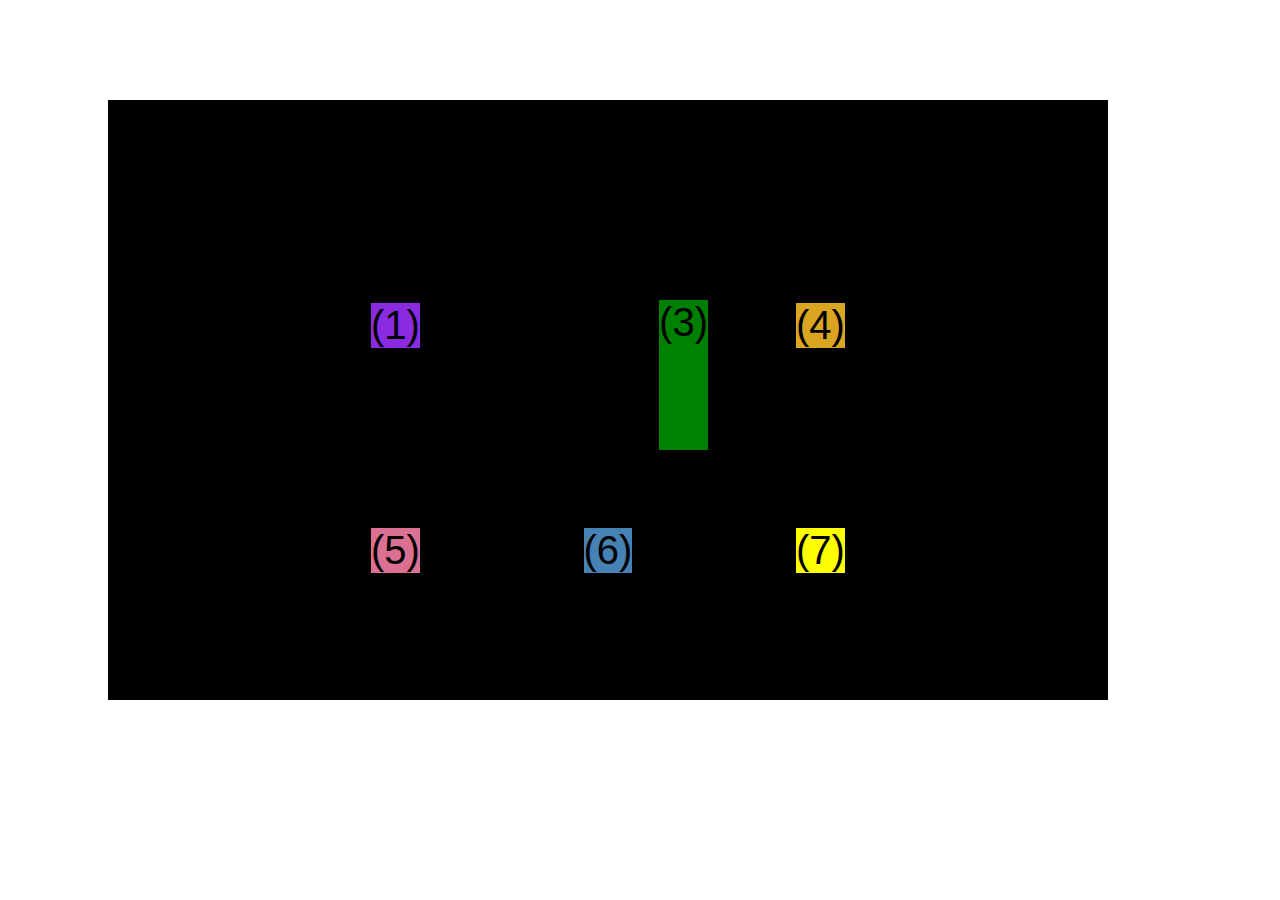
<file: initial/css-grid.html>
<!DOCTYPE html>
<html lang="en">
  <head>
    <meta charset="UTF-8" />
    <meta http-equiv="X-UA-Compatible" content="IE=edge" />
    <meta name="viewport" content="width=device-width, initial-scale=1.0" />
    <title>CSS Grid</title>
    <style>
      .el--1 {
        background-color: blueviolet;
      }
      .el--2 {
        background-color: orangered;
      }
      .el--3 {
        background-color: green;
        height: 150px;
      }
      .el--4 {
        background-color: goldenrod;
      }
      .el--5 {
        background-color: palevioletred;
      }
      .el--6 {
        background-color: steelblue;
      }
      .el--7 {
        background-color: yellow;
      }
      .el--8 {
        background-color: crimson;
      }

      .container--1 {
        /* STARTER */
        font-family: sans-serif;
        background-color: #ddd;
        font-size: 40px;
        margin: 40px;

        /* CSS GRID */
        display: grid;
        /* grid-template-columns: 1fr 1fr 1fr 1fr; */
        grid-template-columns: repeat(4, 1fr);
        grid-template-rows: 1fr 1fr;
        /* height: 600px; */

        /*  */
        column-gap: 30px;
        row-gap: 60px;
        /* temporary, this is overiding display: grid; */
        display: none;
      }

      .el--8 {
        grid-column: 2/3;
        grid-row: 1/2;
      }

      .el--2 {
        /* grid-column: 1/4;
        grid-column: 1/ span 4; */
        grid-column: 1/-1;
        grid-row: 2/3;
      }

      .container--2 {
        /* STARTER */
        font-family: sans-serif;
        background-color: black;
        font-size: 40px;
        margin: 100px;

        width: 1000px;
        height: 600px;

        /* CSS GRID */
        display: grid;
        grid-template-columns: 125px 200px 125px;
        grid-template-rows: 250px 100px;
        gap: 50px;
        /* column-gap: 30px;
        row-gap: 60px; */
        /* aligning tracks inside the container : distributing empty space */
        justify-content: center;
        align-content: center;
        /* aligning items inside the tracks */
        align-items: center;
        justify-items: center;
      }

      .el--3 {
        align-self: end;
        justify-self: end;
      }
    </style>
  </head>
  <body>
    <div class="container--1">
      <div class="el el--1">(1) HTML</div>
      <div class="el el--2">(2) and</div>
      <div class="el el--3">(3) CSS</div>
      <div class="el el--4">(4) are</div>
      <div class="el el--5">(5) amazing</div>
      <div class="el el--6">(6) languages</div>
      <!-- <div class="el el--7">(7) to</div> -->
      <div class="el el--8">(8) learn</div>
    </div>

    <div class="container--2">
      <div class="el el--1">(1)</div>
      <div class="el el--3">(3)</div>
      <div class="el el--4">(4)</div>
      <div class="el el--5">(5)</div>
      <div class="el el--6">(6)</div>
      <div class="el el--7">(7)</div>
    </div>
  </body>
</html>
</file>
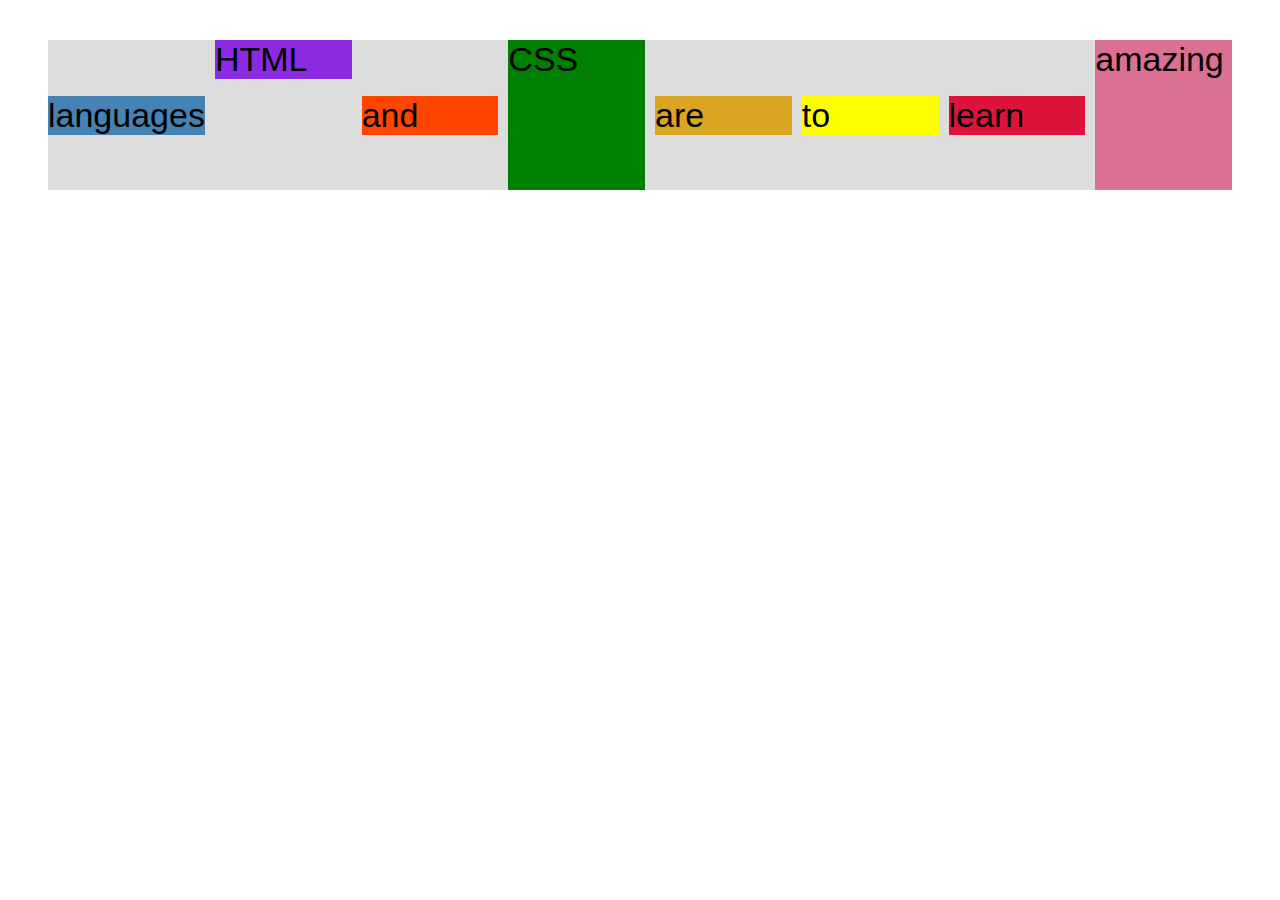
<file: initial/flexbox.html>
<!DOCTYPE html>
<html lang="en">
  <head>
    <meta charset="UTF-8" />
    <meta http-equiv="X-UA-Compatible" content="IE=edge" />
    <meta name="viewport" content="width=device-width, initial-scale=1.0" />
    <title>Flexbox</title>
    <style>
      .el--1 {
        background-color: blueviolet;
      }
      .el--2 {
        background-color: orangered;
      }
      .el--3 {
        background-color: green;
        height: 150px;
      }
      .el--4 {
        background-color: goldenrod;
      }
      .el--5 {
        background-color: palevioletred;
      }
      .el--6 {
        background-color: steelblue;
      }
      .el--7 {
        background-color: yellow;
      }
      .el--8 {
        background-color: crimson;
      }

      .container {
        /* STARTER */
        font-family: sans-serif;
        background-color: #ddd;
        font-size: 34px;
        margin: 40px;

        /* FLEXBOX */
        display: flex;
        /* === properties of flex items === */
        /* vertically aligning the flex items */
        align-items: center;
        /* horizontally aligning the flex items */
        justify-content: flex-start;
        /* manually inducing gap in the items */
        gap: 10px;
      }

      /* -shrink -grow -basis */
      .el {
        /*
        DEFAULTS :
        flex-grow: 0;
        flex-shrink: 1;
        flex-basis: auto; */

        /* if we want to change the width of a flex item then we use flex-basis, here do note that since we have flex-shrink : 1, thus flex box would shrink the flex items for them to fit inside the flex container if the flex-basis exceeds the width of the flex contianer */
        /* flex-basis: 200px; */
        /* flex-shrink: 0; */
        /* flex-grow: 1; */
        /* felx : flex-grow flex-shrink flex-basis */
        flex: 1;
      }
      /* we used align-items:center propertry within the flex container, now if we want to change the alignment of specific flex items then we can do the same using align-self property */
      .el--1 {
        align-self: flex-start;
        /* changing the order of the flex item */
      }
      .el--5 {
        align-self: stretch;
        order: 1;
      }
      .el--6 {
        order: -1;
      }
    </style>
  </head>
  <body>
    <div class="container">
      <div class="el el--1">HTML</div>
      <div class="el el--2">and</div>
      <div class="el el--3">CSS</div>
      <div class="el el--4">are</div>
      <div class="el el--5">amazing</div>
      <div class="el el--6">languages</div>
      <div class="el el--7">to</div>
      <div class="el el--8">learn</div>
    </div>
  </body>
</html>
</file>
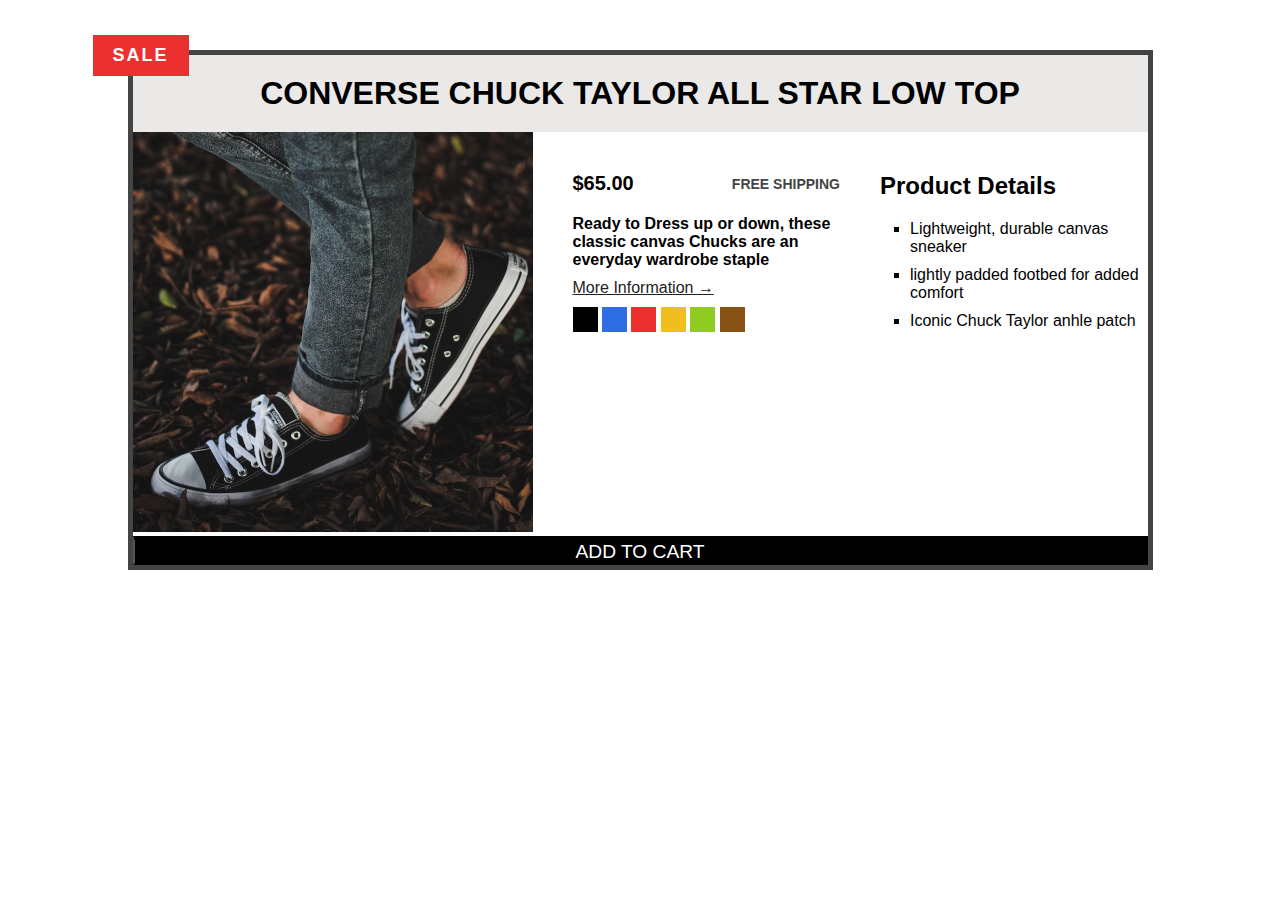
<file: initial/pages/challenge2.html>
<!DOCTYPE html>
<html lang="en">
  <head>
    <meta charset="UTF-8" />
    <meta http-equiv="X-UA-Compatible" content="IE=edge" />
    <meta name="viewport" content="width=device-width, initial-scale=1.0" />
    <link rel="stylesheet" href="./challenge2.css" />
    <title>Challenge 2</title>
  </head>
  <body>
    <div class="container">
      <p class="sale_tag">sale</p>
      <h1 class="main_heading">Converse Chuck Taylor All Star Low Top</h1>

      <!-- only required for flex layout -->
      <!-- <div class="row">  -->

        <div class="grid_layout">

          <div class="float1">
            <img
          class="product_image"
          src="../img/challenges.jpg"
          alt="Image of an shoe"
          height="400"
          width="400"
        />
      </div>
      
      <div class="product_info">
        <div class="product_price">
          <strong class="price"> $65.00</strong>
          <p class="shipping">Free Shipping</p>
        </div>
        <p class="product_description">
          Ready to Dress up or down, these classic canvas Chucks are an everyday
          wardrobe staple
        </p>
        <a href="#">More Information &rarr;</a>
        <div class=product_colors">
          <div class="color"></div>
          <div class="color color-blue"></div>
          <div class="color color-red"></div>
          <div class="color color-yellow"></div>
          <div class="color color-green"></div>
          <div class="color color-brown"></div>
        </div>
      </div>
      
      <div class="product_details">
        <h2>Product Details</h2>
        <ul>
          <li>Lightweight, durable canvas sneaker</li>
          <li>lightly padded footbed for added comfort</li>
          <li>Iconic Chuck Taylor anhle patch</li>
        </ul>
      </div>
    <!-- </div> -->
  </div>
      <button>Add to cart</button>
    </div>
  </body>
  </html>
</file>
<file: chairs_project/style.css>
/*
SPACING SYSTEM (px)
2 / 4 / 8 / 12 / 16 / 24 / 32 / 48 / 64 / 80 / 96 / 128

FONT SIZE SYSTEM (px)
10 / 12 / 14 / 16 / 18 / 20 / 24 / 30 / 36 / 44 / 52 / 62 / 74 / 86 / 98
*/

/*
MAIN COLOR : #087f5b;
GREY COLOR : #343a40;


*/

* {
  margin: 0;
  padding: 0;
  box-sizing: border-box;
}

/* ------------------------ */
/* GENERAL STYLES */
/* ------------------------ */
body {
  font-family: "Inter", sans-serif;
  color: #343a40;
  border-bottom: 8px solid #087f5b;
}

.container {
  width: 960px;
  margin: 0 auto;
}

header,
section {
  margin-bottom: 96px;
}

h2 {
  margin-bottom: 64px;
  font-size: 36px;
  letter-spacing: -0.5px;
}

.grid-3-cols {
  display: grid;
  grid-template-columns: repeat(3, 1fr);
  column-gap: 80px;
}

.btn:link,
.btn:visited {
  background-color: #087f5b;
  color: #ffff;
  text-decoration: none;
  text-transform: uppercase;
  font-weight: 500;

  display: inline-block;
}

.btn:hover,
.btnn:active {
  background-color: #099268;
}

.btn--big {
  font-size: 18px;
  padding: 16px 32px;
  border-radius: 100px;
}

.btn--small {
  font-size: 14px;
  padding: 8px 12px;
  border-radius: 100px;
}

img {
  border-radius: 12px;
}
/* ------------------------ */
/* COMPONENT STYLES */
/* ------------------------ */

/* HEADER */
header {
  display: grid;
  grid-template-columns: repeat(2, 1fr);
  column-gap: 80px;
  margin-top: 64px;
}

.header-text-box {
  align-self: center;
}

h1 {
  margin-bottom: 32px;
  font-size: 44px;
  line-height: 1.1;
  letter-spacing: -1px;
}

.header-text {
  margin-bottom: 24px;
  font-size: 18px;
  line-height: 1.7;
}

img {
  width: 100%;
}

/* FEATURES */
.features_icon {
  stroke: #087f5b;
  width: 32px;
  height: 32px;
  margin-bottom: 24px;
}

.features-title {
  margin-bottom: 16px;
  font-size: 20px;
}

.features-text {
  font-size: 18px;
  line-height: 1.7;
}

/* TESTIMONIAL */
.testimonial-section {
  background-color: rgb(8, 127, 91);
  color: #ffff;
  padding: 24px;
  border-radius: 12px;
}

.testimonial-box {
  grid-column: 2 / -1;
  align-self: center;
}

.testimonial-box h2 {
  margin-bottom: 24px;
  font-size: 24px;
}

.testimonial-text {
  font-style: italic;
  margin-bottom: 24px;
  font-size: 18px;
  color: #e6fcf5;
  line-height: 1.7;
}
.testimonial-author {
  color: #c3fae8;
}
/* CHAIRS */
.chair {
  box-shadow: 0 20px 30px rgba(0, 0, 0, 0.07);
  border-radius: 12px;
}

.chair img {
  border-bottom-left-radius: 0;
  border-bottom-right-radius: 0;
}
.chair-box {
  padding: 32px;
}

h3 {
  margin-bottom: 24px;
  font-size: 20px;
}

.chair-details {
  list-style: none;
  margin-bottom: 48px;
}

.chair-details li {
  display: flex;
  align-items: center;
  gap: 12px;
  margin-bottom: 16px;
}

.chair-details li:last-child {
  margin-bottom: 0;
}

.chair_icon {
  stroke: #087f5b;
  width: 24px;
  height: 24px;
}

.chair-price {
  display: flex;
  justify-content: space-between;
  align-items: center;
  font-size: 20px;
}

footer {
  margin-bottom: 48px;
  font-size: 14px;
  color-scheme: #495057;
}
</file>
<file: initial/index.css>
* {
  margin: 0;
  padding: 0;
  box-sizing: border-box;
}

body {
  color: #444;
  font-family: sans-serif;
  position: relative;
}
.container {
  width: 1200px;
  margin: 0 auto;
  position: relative;
}
.main_header {
  background-color: #f7f7f7;

  padding: 20px 40px;
  /* margin-bottom: 60px; */
  border-top: 10px solid #0d7b8c;
  /* height: 80px; */
}

.post_header {
  margin-bottom: 20px;
}

aside {
  background-color: #f7f7f7;
  border-top: 5px solid #1098ad;
  border-bottom: 5px solid #1098ad;
  padding: 50px 40px;
}

article {
  /* margin-bottom: 40px; */
}

/* smaller elements */
nav a:link {
  /* background-color: orangered;
  margin: 20px;
  display: block;
  width: fit-content;
  padding: 10px; */

  display: inline-block;
}

nav a:link:last-child {
  margin-right: 0px;
}

button {
  font-size: 22px;
  padding: 20px;
  cursor: pointer;

  position: absolute;
  /* top: 10; */
  bottom: 50px;
  right: 50px;
}

h1,
h2,
h3 {
  color: rgb(144, 48, 48);
}
h1 {
  font-size: 26px;
  font-family: sans-serif;
  text-transform: uppercase;
  font-style: italic;
}

h2 {
  font-size: 40px;
  margin-bottom: 30px;
  position: relative;
}

h2::after {
  content: "TOP";
  background-color: #ffe70e;
  color: #444;
  font-size: 16px;
  font-weight: bold;
  display: inline-block;
  padding: 5px 10px;
  position: absolute;
  top: -10px;
  right: -25px;
}

h3 {
  font-size: 30px;
  margin-bottom: 20px;
  margin-top: 40px;
}

h4 {
  font-size: 20px;

  text-transform: uppercase;
  text-align: center;
  margin-bottom: 30px;
}

p {
  font-size: 22px;
  line-height: 1.5;
}

p strong {
  color: red;
}

li {
  font-size: 20px;
  margin-bottom: 10px;
}

ul,
ol {
  margin-left: 50px;
}
li:last-child {
  margin-bottom: 0;
}

/* footer p {
  font-size: 16px;
} */

#author {
  font-style: italic;
  font-size: 18px;
}

#copyright {
  font-size: 16px;
}

.related-author {
  font-size: 18px;
  font-weight: bold;
}

.related {
  list-style: none;
  margin-left: 0;
}

/* pseudo class */
s li:first-child {
  font-weight: bold;
}

/* li:nth-child(2) {
  color: red;
} */

/* styling links */
a:link {
  color: #1098ad;
  text-decoration: none;
}
a:visited {
  color: #1098adc1;
}

a:hover {
  color: #0d7b8c;
  text-decoration: underline dotted #1098ad;
}

a:active {
  background-color: black;
  font-style: italic;
}

.post_img {
  width: 100%;
}

/* FLOATS */
/*
.author_image {
  float: left;
  margin-bottom: 20px;
}

.author {
  
  float: left;
  margin-top: 10px;
  margin-left: 20px;
}

h1 {
  float: left;
}

nav {
  float: right;
}

/* .clear {
  clear: both;
} */
/*
.clearfix::after {
  clear: both;
  content: "";
  display: block;
}

article {
  width: 825px;
  float: left;
}

aside {
  width: 300px;
  float: right;
}

footer {
  clear: both;
}
*/

/* flexbox */
.main_header {
  display: flex;
  justify-content: space-between;
  gap: 10px;
  align-items: center;
}

nav {
  display: flex;
  gap: 20px;
}

.author_box {
  display: flex;
  align-items: center;
  gap: 10px;
  margin-bottom: 20px;
}

.related_post {
  display: flex;
  align-items: center;
  gap: 20px;
  margin-bottom: 30px;
}

.related_link:link {
  display: block;
  font-size: 17px;
  font-weight: bold;
  font-style: normal;
  margin-bottom: 5px;
}

.related-author {
  margin-bottom: 0;
  font-style: italic;
  font-weight: normal;
  font-size: 14px;
}

/* FLEXBOX LAYOUT */
/* .article_aside {
  display: flex;
  gap: 75px;
  align-items: flex-start;
  margin-bottom: 60px;
}

article {
  flex: 1;
  margin-bottom: 0;
}

aside {
  flex: 0 0 300px;
} */

/* css grid layout */

.container {
  display: grid;
  grid-template-columns: 1fr 300px;
  column-gap: 75px;
  row-gap: 60px;
}

.main_header {
  grid-column: 1 / -1;
}

article {
}

aside {
  align-items: start;
}

footer {
  grid-column: 1/-1;
}
</file>
<file: components_prac/01_accordion.css>
/*
SPACING SYSTEM (px)
2 / 4 / 8 / 12 / 16 / 24 / 32 / 48 / 64 / 80 / 96 / 128

FONT SIZE SYSTEM (px)
10 / 12 / 14 / 16 / 18 / 20 / 24 / 30 / 36 / 44 / 52 / 62 / 74 / 86 / 98
*/

/*
MAIN COLOR : #087f5b;
GREY COLOR : #343a40;


*/

* {
  margin: 0;
  padding: 0;
  box-sizing: border-box;
}

/* ------------------------ */
/* GENERAL STYLES */
/* ------------------------ */

/* would be inherited by all the elements */
body {
  font-family: "Inter", sans-serif;
  color: #343a40;

  line-height: 1;
}

.accordian {
  width: 700px;
  margin: 100px auto;
  /* background-color: #343a40; */
  display: flex;
  flex-direction: column;
  gap: 24px;
}

.item {
  box-shadow: 0 0 32px rgba(0, 0, 0, 0.1);
  padding: 24px;
  display: grid;
  grid-template-columns: auto 1fr auto;
  column-gap: 24px;
  row-gap: 32px;
  align-items: center;
}
.number,
.text {
  font-size: 24px;
  font-weight: 500px;
  /* color: #087f5b; */
}

.number {
  color: #ced4da;
}

/* .text {
} */
.icon {
  width: 24px;
  height: 24px;
  stroke: #087f5b;
}
.hidden_box {
  grid-column: 2;
  display: none;
}

.hidden_box p {
  line-height: 1.6;
  margin-bottom: 24px;
}

.hidden_box ul {
  color: #868e96;
  margin-left: 20px;

  display: flex;
  flex-direction: column;
  gap: 12px;
}

/* open state */
.open {
  border-top: 4px solid #087f5b;
}

.open .hidden_box {
  display: block;
}

.open .number,
.open .text {
  color: #087f5b;
}
</file>
<file: components_prac/02_carosel.css>
/*
SPACING SYSTEM (px)
2 / 4 / 8 / 12 / 16 / 24 / 32 / 48 / 64 / 80 / 96 / 128

FONT SIZE SYSTEM (px)
10 / 12 / 14 / 16 / 18 / 20 / 24 / 30 / 36 / 44 / 52 / 62 / 74 / 86 / 98
*/

/*
MAIN COLOR : #087f5b;
GREY COLOR : #343a40;


*/

* {
  margin: 0;
  padding: 0;
  box-sizing: border-box;
}

/* ------------------------ */
/* GENERAL STYLES */
/* ------------------------ */

/* would be inherited by all the elements */
body {
  font-family: "Inter", sans-serif;
  color: #343a40;

  line-height: 1;
}

.carousel {
  position: relative;
  width: 800px;
  margin: 100px auto;
  background-color: #087f5b;
  border-radius: 8px;

  /* padding: 32px;
  padding-left: 86px;
  padding-right: 48px; */

  padding: 32px 48px 32px 86px;
  display: flex;
  align-items: center;
  gap: 86px;
}

img {
  height: 200px;
  border-radius: 8px;
  transform: scale(1.5);
  box-shadow: 0 12px 24px rgba(0, 0, 0, 0.25);
}

.testimonial_text {
  font-size: 18px;
  font-weight: 500;
  line-height: 1.5;
  margin-bottom: 32px;
  color: #e6fcf5;
}
.testimonial_author {
  font-size: 14px;
  margin-bottom: 4px;
  color: #c3fae8;
}
.testimonial_job {
  font-size: 12px;
  color: #c3fae8;
}

/* controls */
.btn {
  background-color: #fff;
  border: none;
  height: 40px;
  width: 40px;
  position: absolute;
  border-radius: 50%;
  display: flex;
  align-items: center;
  justify-content: center;
  box-shadow: 0 12px 24px rgba(0, 0, 0, 0.2);
  cursor: pointer;
}

.btn__left {
  /*in relation to parent elemet  */
  left: 0;
  top: 50%;
  /* in relation to the element it self */
  transform: translate(-50%, -50%);
}

.btn__right {
  right: 0;
  top: 50%;
  transform: translate(50%, -50%);
}

.btn_icon {
  height: 24px;
  width: 24px;
  stroke: #087f5b;
}

.dots {
  display: flex;
  gap: 12px;
  position: absolute;
  left: 50%;
  bottom: 0;
  transform: translate(-50%, 32px);
}

.dot {
  height: 12px;
  width: 12px;
  background-color: #fff;
  border: 2px solid #087f5b;
  border-radius: 50%;
  cursor: pointer;
}

.dot_filled {
  background-color: #087f5b;
}
</file>
<file: components_prac/03_tables.css>
/*
SPACING SYSTEM (px)
2 / 4 / 8 / 12 / 16 / 24 / 32 / 48 / 64 / 80 / 96 / 128

FONT SIZE SYSTEM (px)
10 / 12 / 14 / 16 / 18 / 20 / 24 / 30 / 36 / 44 / 52 / 62 / 74 / 86 / 98
*/

/*
MAIN COLOR : #087f5b;
GREY COLOR : #343a40;


*/

* {
  margin: 0;
  padding: 0;
  box-sizing: border-box;
}

/* ------------------------ */
/* GENERAL STYLES */
/* ------------------------ */

/* would be inherited by all the elements */
body {
  font-family: "Inter", sans-serif;
  color: #343a40;

  line-height: 1;
  display: flex;

  justify-content: center;
}

table {
  width: 800px;
  margin-top: 100px;
  /* border: 1px solid #343a40;*/
  border-collapse: collapse;
  font-size: 18px;
}

th,
td {
  /* border: 1px solid #343a40; */
  padding: 16px 24px;
  text-align: left;
}

/* never style the thead element */
/* thead {
  background-color: #087f5b;
  color: #fff;
} */

thead th {
  background-color: #087f5b;
  color: #fff;
  width: 25%;
}

tbody tr:nth-child(odd) {
  background-color: #f8f9fa;
}

tbody tr:nth-child(even) {
  background-color: #e9ecef;
}
</file>
<file: components_prac/04_pagination.css>
/*
SPACING SYSTEM (px)
2 / 4 / 8 / 12 / 16 / 24 / 32 / 48 / 64 / 80 / 96 / 128

FONT SIZE SYSTEM (px)
10 / 12 / 14 / 16 / 18 / 20 / 24 / 30 / 36 / 44 / 52 / 62 / 74 / 86 / 98
*/

/*
MAIN COLOR : #087f5b;
GREY COLOR : #343a40;


*/

* {
  margin: 0;
  padding: 0;
  box-sizing: border-box;
}

/* ------------------------ */
/* GENERAL STYLES */
/* ------------------------ */

/* would be inherited by all the elements */
body {
  font-family: "Inter", sans-serif;
  color: #343a40;
  line-height: 1;
}

/* pagination */
.pagination {
  margin: 200px auto;
  display: flex;
  align-items: center;
  justify-content: center;
  gap: 24px;
}
/* buttons */
.btn {
  height: 48px;
  width: 48px;
  background-color: #fff;
  border: 1px solid #087f5b;
  border-radius: 50%;
  cursor: pointer;
}

.btn:hover {
  background-color: #087f5b;
}

.btn:hover .btn_icon {
  stroke: #fff;
}

.btn_icon {
  height: 24px;
  width: 24px;
  stroke: #087f5b;
}

/* pagination numbers */

.page__link:link,
.page__link:visited {
  font-size: 18px;
  color: #343a40;
  text-decoration: none;
  height: 36px;
  width: 36px;
  border-radius: 50%;
  /* background-color: red; */
  display: flex;
  align-items: center;
  justify-content: center;
}

.page__link:hover,
.page__link:active {
  background-color: #087f5b;
  color: #fff;
}

.page__link.active__link {
  background-color: #087f5b;
  color: #fff;
}

.dots {
  color: #868e96;
}
</file>
<file: components_prac/05__heroSection.css>
/*
SPACING SYSTEM (px)
2 / 4 / 8 / 12 / 16 / 24 / 32 / 48 / 64 / 80 / 96 / 128

FONT SIZE SYSTEM (px)
10 / 12 / 14 / 16 / 18 / 20 / 24 / 30 / 36 / 44 / 52 / 62 / 74 / 86 / 98
*/

/*
MAIN COLOR : #087f5b;
GREY COLOR : #343a40;


*/

* {
  margin: 0;
  padding: 0;
  box-sizing: border-box;
}

/* ------------------------ */
/* GENERAL STYLES */
/* ------------------------ */

/* would be inherited by all the elements */
body {
  font-family: "Rubik", sans-serif;
  color: #343a40;
  line-height: 1;
}

.container {
  width: 1200px;
  margin: 0 auto;
}

header {
  height: 100vh;
  position: relative;
  background-image: linear-gradient(
      rgba(30, 26, 26, 0.564),
      rgba(30, 26, 26, 0.564)
    ),
    url(hero.jpg);
  background-size: cover;

  color: #fff;
}

.header_container {
  width: 1200px;
  position: absolute;
  /* in relation to the parent size */
  left: 50%;
  top: 50%;
  /* in relation to the parent size */
  transform: translate(-50%, -50%);
}
.header_container_inner {
  width: 50%;
}

nav {
  padding-top: 32px;
  font-size: 20px;
  font-weight: 700;
  display: flex;
  justify-content: space-between;
}

h1 {
  font-size: 52px;
  margin-bottom: 32px;
  line-height: 1.05;
}

p {
  font-size: 20px;
  line-height: 1.6;
  margin-bottom: 48px;
}

.btn:link,
.btn:visited {
  font-size: 20px;
  font-weight: 600;
  background-color: #e67e22;
  text-decoration: none;
  color: #fff;
  display: inline-block;
  padding: 16px 32px;
  border-radius: 9px;
}

h2 {
  font-size: 44px;
  margin-bottom: 48px;
}

section {
  padding: 96px 0;
}
</file>
<file: components_prac/06__app_layout.css>
* {
  margin: 0;
  padding: 0;
  box-sizing: border-box;
}

body {
  font-family: sans-serif;
  color: #343a40;
  font-size: 24px;
  height: 100vh;
  text-align: center;
  font-weight: bold;

  display: grid;
  grid-template-columns: 80px 400px 1fr 250px;
  grid-template-rows: 80px 1fr;
}

nav,
section,
aside,
main {
  padding: 24px;
}

nav {
  background-color: #343a40;
  color: white;
  grid-row: 1 /-1;
}

menu {
  background-color: #7048e8;
  color: #fff;
  grid-column: 2/-1;
  display: flex;
  align-items: center;
  gap: 12px;
  padding: 0 12px;
}

button:last-child {
  background-color: #d6336c;
  margin-left: auto;
}
button {
  display: inline-block;
  font-size: 16px;
  font-weight: bold;
  background-color: #5f3dc4;
  border: none;
  cursor: pointer;
  border-radius: 2px;
  color: #fff;
  padding: 8px 12px;
}

section {
  background-color: #e9ecef;
  padding: 50px;
  overflow: scroll;

  display: flex;
  flex-direction: column;
  gap: 40px;
}

.email {
  background-color: #adb5bd;
  height: 96px;
  flex-shrink: 0;
  display: flex;
  align-items: center;
  justify-content: center;
}

aside {
  background-color: #e9ecef;
}
</file>
<file: initial/pages/challenge2.css>
* {
  margin: 0;
  padding: 0;
  box-sizing: border-box;
}
body {
  font-family: sans-serif;
  font-weight: 500;
}

p {
  font-weight: 600;
}

h2 {
  margin-top: 20px;
}

.container {
  border: 5px solid #444;
  width: 1025px;
  margin: 50px auto;
  position: relative;
}
.sale_tag {
  text-transform: uppercase;
  font-size: 18px;
  font-weight: bold;
  color: white;
  letter-spacing: 2px;
  display: inline-block;
  background-color: #ec2f2f;
  padding: 10px 20px;
  position: absolute;
  top: -20px;
  left: -40px;
}
.main_heading {
  text-align: center;
  background-color: rgb(234, 233, 232);
  text-transform: uppercase;
  padding: 20px 50px;
}

/* .product_image {
  margin-bottom: 10px;
  float: left;
  margin-right: 40px;
} */

.product_info {
  /* width: 243px; */
  /* float: left; */
  flex: 1;
  margin-top: 40px;
}

.product_price {
  display: flex;
  align-items: center;
  justify-content: space-between;
  margin-bottom: 20px;
}

.price {
  font-size: 20px;
}

.shipping {
  text-transform: uppercase;
  font-weight: bold;
  color: #444;
  font-size: 14px;
}

a:link {
  color: rgb(34, 34, 34);
}

a:hover {
  color: rgb(23, 21, 21);
  text-decoration: none;
}

a:active {
  color: rgb(80, 5, 5);
}

.product_colors {
  /* display: inline-block; */
  display: inline-flexbox;
  gap: 10px;
}
.color {
  background-color: #000;
  height: 25px;
  width: 25px;
  /* margin: 0 10px; */

  margin-top: 10px;
  display: inline-block;
}

.color-blue {
  background-color: #2f6ee2;
}
.color-red {
  background-color: #ec2f2f;
}
.color-yellow {
  background-color: #f0bf1e;
}
.color-green {
  background-color: #90cc20;
}
.color-brown {
  background-color: #885214;
}

.product_details {
  /* width: 243px; */
  /* float: left; */
  margin-top: 20px;
  flex: 1;
}

.product_details h2 {
  margin-bottom: 20px;
}

li {
  list-style-type: square;
  margin-left: 30px;
  margin-bottom: 10px;
}

button {
  background-color: black;
  color: white;
  width: 100%;
  border-top: 5px solid black;
  font-size: larger;
  text-transform: uppercase;
}
button:hover {
  background-color: white;
  color: black;
}

.product_description {
  margin-bottom: 10px;
}

/* .row {
  display: flex;
  /* justify-content: space-between; 
  margin-bottom: 10px;
  gap: 20px;
} */

.grid_layout {
  display: grid;
  grid-template-columns: 400px 1fr 1fr;
  column-gap: 40px;
}
</file>
